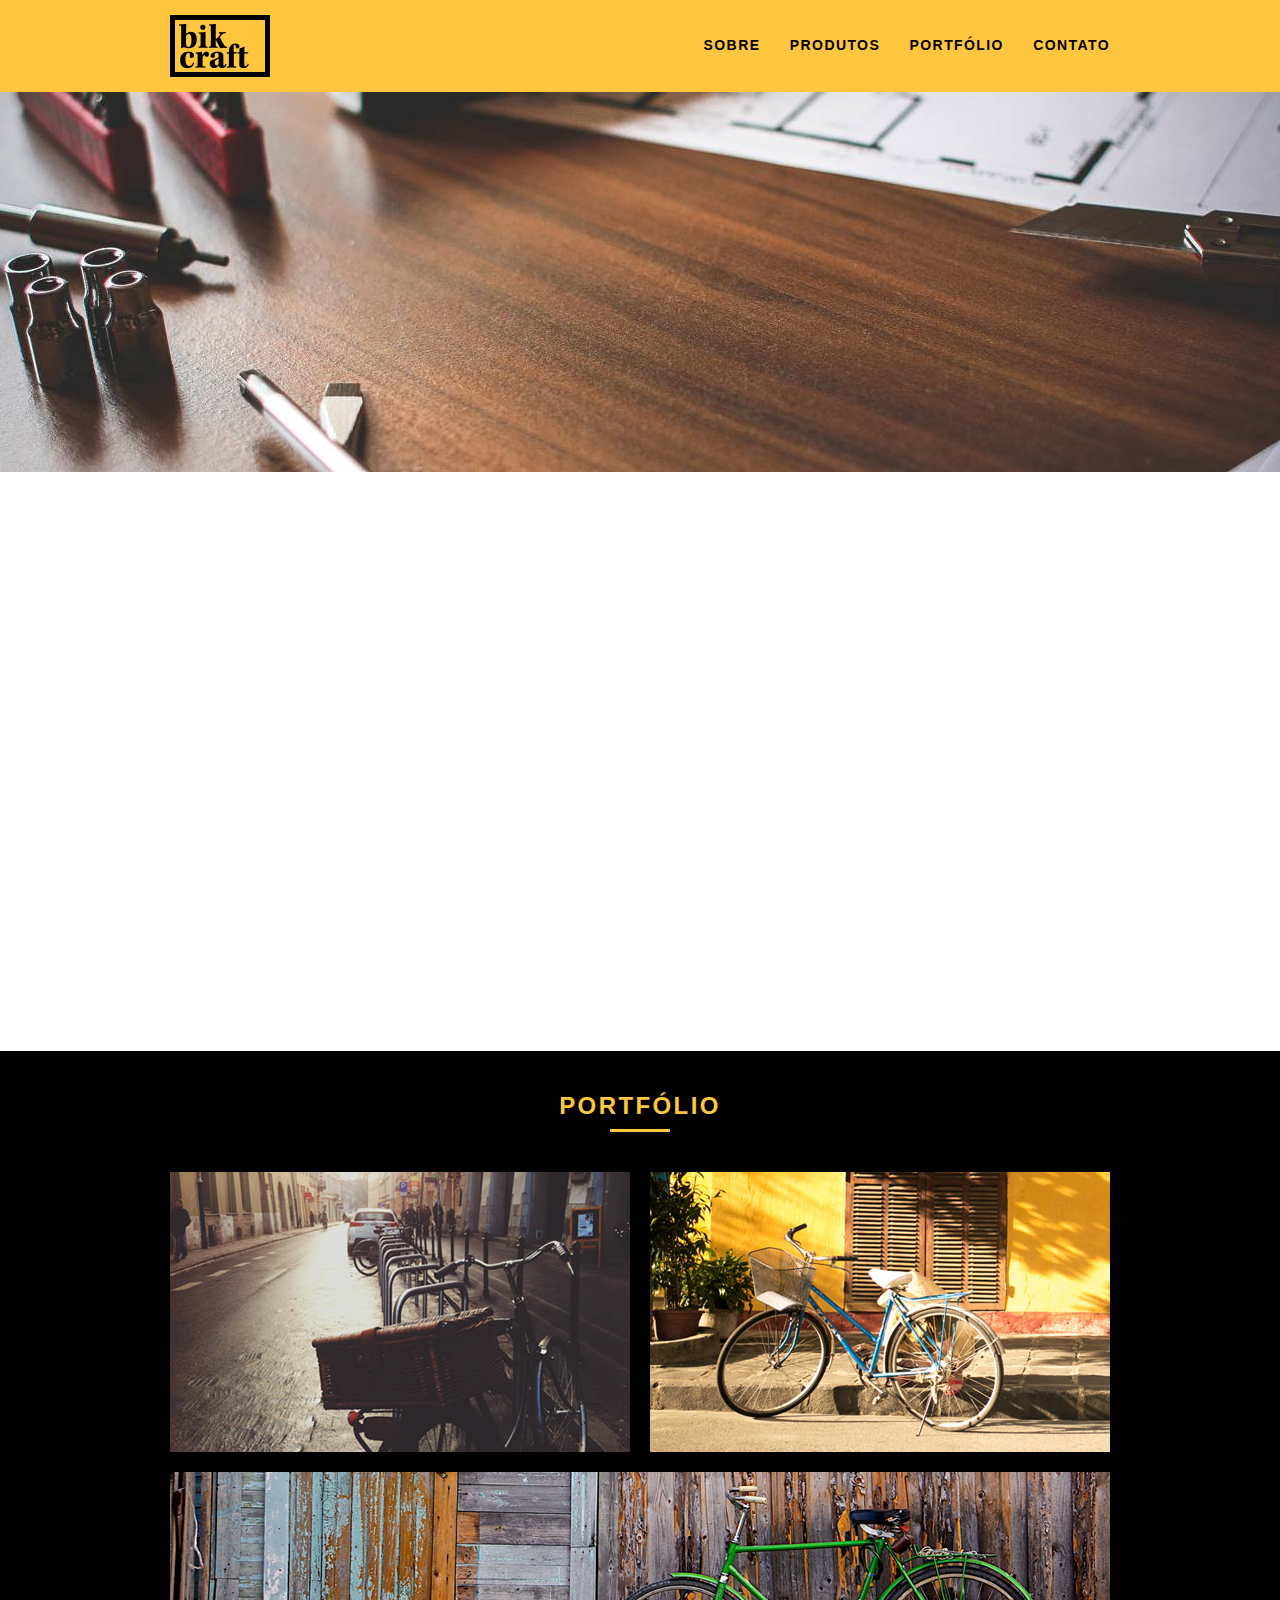
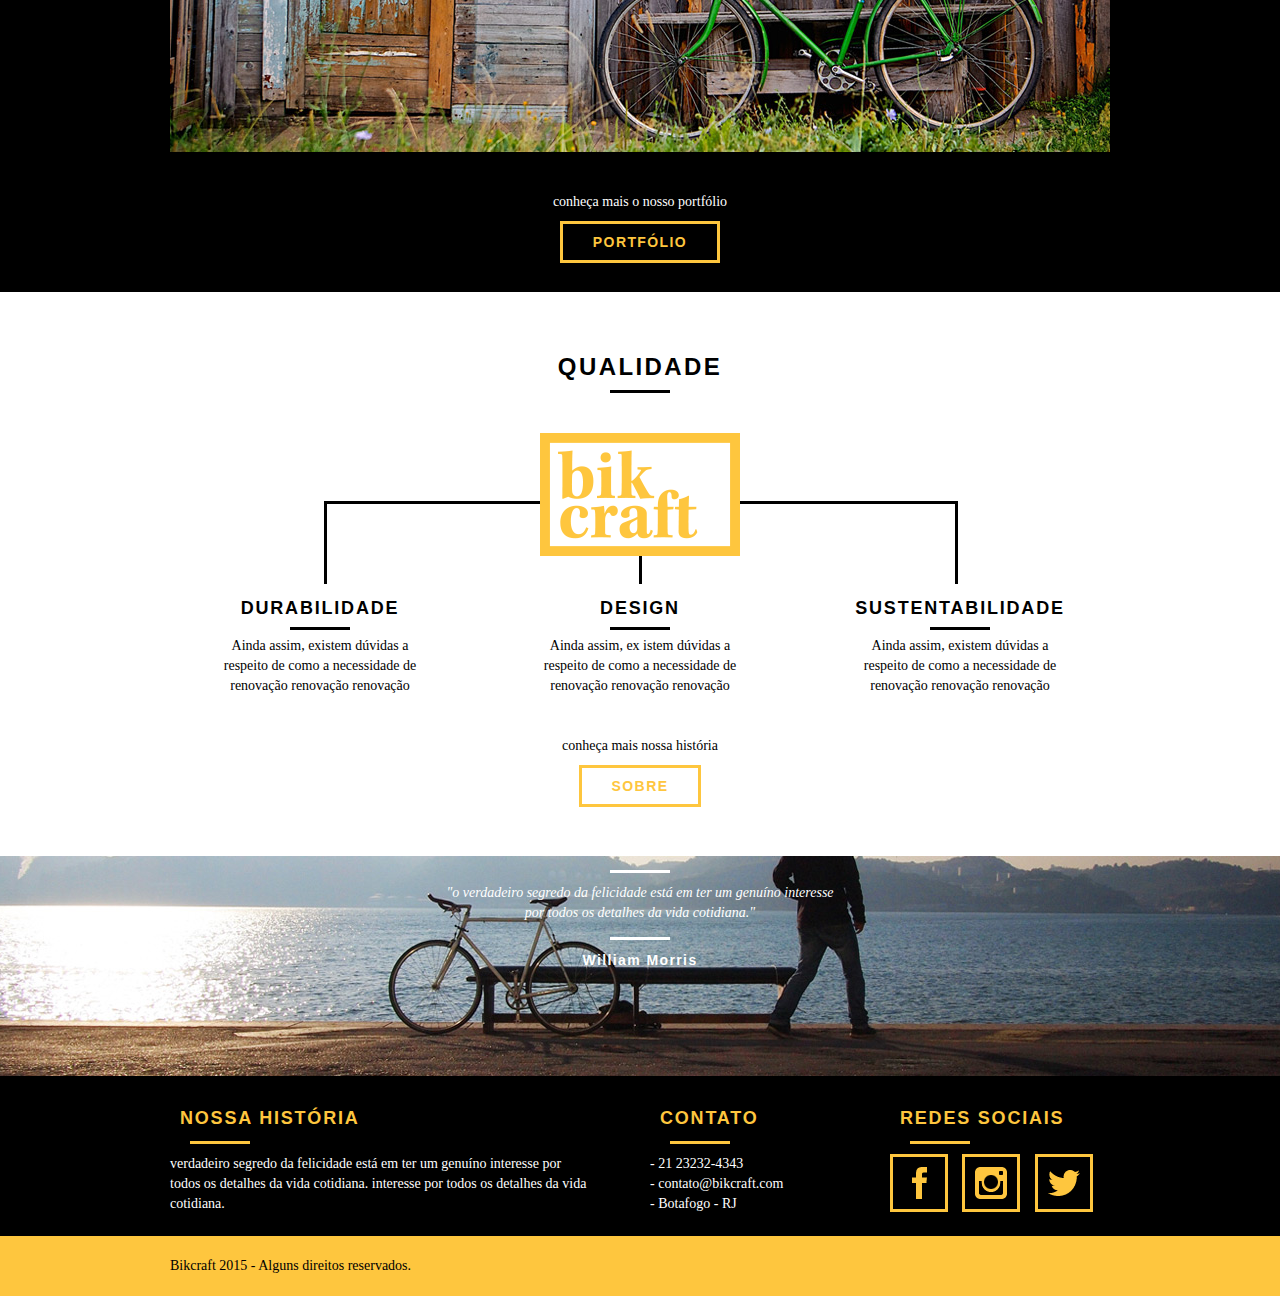
<file: bikcraft - SASS/index.html>
<!DOCTYPE html>
<html lang="pt-br">
	<head>
		<meta charset="utf-8">
		<title>Bikcraft - Bicicletas Personalizadas </title>

		<meta name="description" content="Compre a sua bicicleta personalizada na Bikcraft. 
		Possuímos modelos Passeio, Retrô e Esporte.">

		<meta property="og:type" content="website"/>
		<meta property="og:title" content="Bikcraft - Bicicletas Personalizadas"/>
		<meta property="og:description" content="Compre a sua bicicleta personalizada na Bikcraft. 
		Possuímos modelos Passeio, Retrô e Esporte."/>
		<meta property="og:url" content="http://bikcraft.com"/>
		<meta property="og:image" content="http://bikcraft.com/img/og-image.png"/>
		
		<meta name="viewport" content="width=device-width, initial-scale=1">

		<link rel="shortcut icon" href="favicon.ico">


		<link rel="stylesheet" href="css/style.css">

		<script src="js/libs/modernizr.custom.45655.js"></script>

	</head>
	<body>

		<header class="header">
			<div class="container">
				<a href="index.html" class="grid-4">
					<img src="img/logo.png" alt="Bikcraft">
				</a>
				<nav class="grid-12 header_menu">		
					<ul>
						<li><a href="sobre.html">Sobre</a></li>					
						<li><a href="produtos.html">Produtos</a></li>
						<li><a href="portfolio.html">Portfólio</a></li>
						<li><a href="contato.html">Contato</a></li>
					</ul>
				</nav>
			</div>
		</header>

		<section class="introducao">
			<div class="container">
				<h1> Bicicletas Feitas a Mão </h1>
				<blockquote class="quote-externo">
					<p>"não tenha nada em sua casa que você não considere útil ou acredita ser bonito"</p>
					<cite> William Morris</cite>
				</blockquote>
				<a href="produtos.html" class="btn">Orçamento</a>
			</div>
		</section>

		<section class="produtos container animar_interno">
			<h2 class="subtitulo"> Produtos </h2>
			<div class="produtos_lista">
				
				<div class="grid-1-3">
					<div class="produtos_icone">
						<img src="img/produtos/passeio.png" alt="Bikcraft passeio"></div>
						<h3> Passeio </h3>
						<p> Ainda assim, existem dúvidas a respeito de como a necessidade de renovação.</p>	
				</div>
				
				<div class="grid-1-3">
					<div class="produtos_icone">
						<img src="img/produtos/esporte.png" alt="Bikcraft esporte"></div>
						<h3> Esporte </h3>
						<p> Ainda assim, existem dúvidas a respeito de como a necessidade de renovação.</p>	
				</div>

				<div class="grid-1-3">
					<div class="produtos_icone">
						<img src="img/produtos/retro.png" alt="Bikcraft retro"></div>
						<h3> Retro </h3>
						<p> Ainda assim, existem dúvidas a respeito de como a necessidade de renovação.</p>	
				</div>
			</div>

			<div class="call">
				<p> clique aqui e veja os detalhes dos produtos</p>
				<a href="produtos.html" class="btn btn-preto"> Produtos </a>
			</div>
		</section>

		<section class="portfolio">
			<div class="container">
				<h2 class="subtitulo"> Portfólio</h2>
				<div class="portfolio_lista">
					<div class="grid-8">
						<img src="img/portfolio/retro.jpg" alt="Bicicleta Retro">
					</div>
					<div class="grid-8">
						<img src="img/portfolio/passeio.jpg" alt="Bicicleta Passeio">
					</div>
						<div class="grid-16">
						<img src="img/portfolio/esporte.jpg" alt="Bicicleta Esporte">
					</div>
				</div>


			<div class="call">
				<p> conheça mais o nosso portfólio</p>
				<a href="portfolio.html" class="btn"> Portfólio </a>
			</div>
			</div>
		</section>
		
		<section class="qualidade container">
			<h2 class="subtitulo"> Qualidade</h2>
			<img src="img/bikcraft-qualidade.png" alt= "Bikcraft">
			<ul class="qualidade_lista">
				<li class="grid-1-3">
					<h3>Durabilidade</h3>
					<p>Ainda assim, existem dúvidas a respeito de como a necessidade de renovação renovação renovação</p>
				</li>

				<li class="grid-1-3">
					<h3>Design</h3>
					<p>Ainda assim, ex
					istem dúvidas a respeito de como a necessidade de renovação renovação renovação</p>
				</li>
				<li class="grid-1-3">
					<h3>Sustentabilidade</h3>
					<p>Ainda assim, existem dúvidas a respeito de como a necessidade de renovação renovação renovação</p>
				</li>
			</ul>

			<div class="call">
				<p> conheça mais nossa história</p>
				<a href="sobre.html" class="btn btn-preto"> Sobre </a>
			</div>
		</section>

		<div class="quebra">
			<blockquote class="quote-externo container">
					<p>"o verdadeiro segredo da felicidade está em ter um genuíno interesse por todos os detalhes da vida cotidiana."</p>
					<cite> William Morris</cite>
				</blockquote>
		</div>

		<footer>
			<div class="footer">
				<div class="container">
		
					<div class="grid-8 footer_historia">
						<h3> Nossa História </h3>
						<p> 
							 verdadeiro segredo da felicidade está em ter um genuíno interesse por todos os detalhes da vida cotidiana. interesse por todos os detalhes da vida cotidiana.
						</p>
					</div>

					<div class="grid-4 footer_contato">
						<h3> Contato </h3>
						<ul>
							<li>- 21 23232-4343</li>
							<li>- contato@bikcraft.com</li>
							<li>- Botafogo - RJ </li>
						</ul>
					</div>

					<div class="grid-4 footer_redes">
						<h3> Redes Sociais</h3>
						<ul>
							<li> <a href="https://facebook.com" target="_blank"><img src="img/redes-sociais/facebook.png" alt="Facebook Bikcraft"></a></li>

							<li> <a href="https://instagram.com" target="_blank"><img src="img/redes-sociais/instagram.png" alt="Instagram Bikcraft"></a></li>

							<li> <a href="https://twitter.com" target="_blank"><img src="img/redes-sociais/twitter.png" alt="Twitter Bikcraft"></a></li>
						</ul>
					</div>

					</div>
				</div>
				<div class="copy">
					<div class="container">
						<p class="grid-16">
							Bikcraft 2015 - Alguns direitos reservados.
						</p>
						
					</div>
				</div>
		</footer>

		<!-- JavaScript -->
		<script src="js/libs/jquery-3.3.1.min.js"></script>

		<script src="js/plugins.js"></script>
		
		<script src="js/main.js"></script>
		<!-- JavaScript -->

	</body>
</html>
</file>
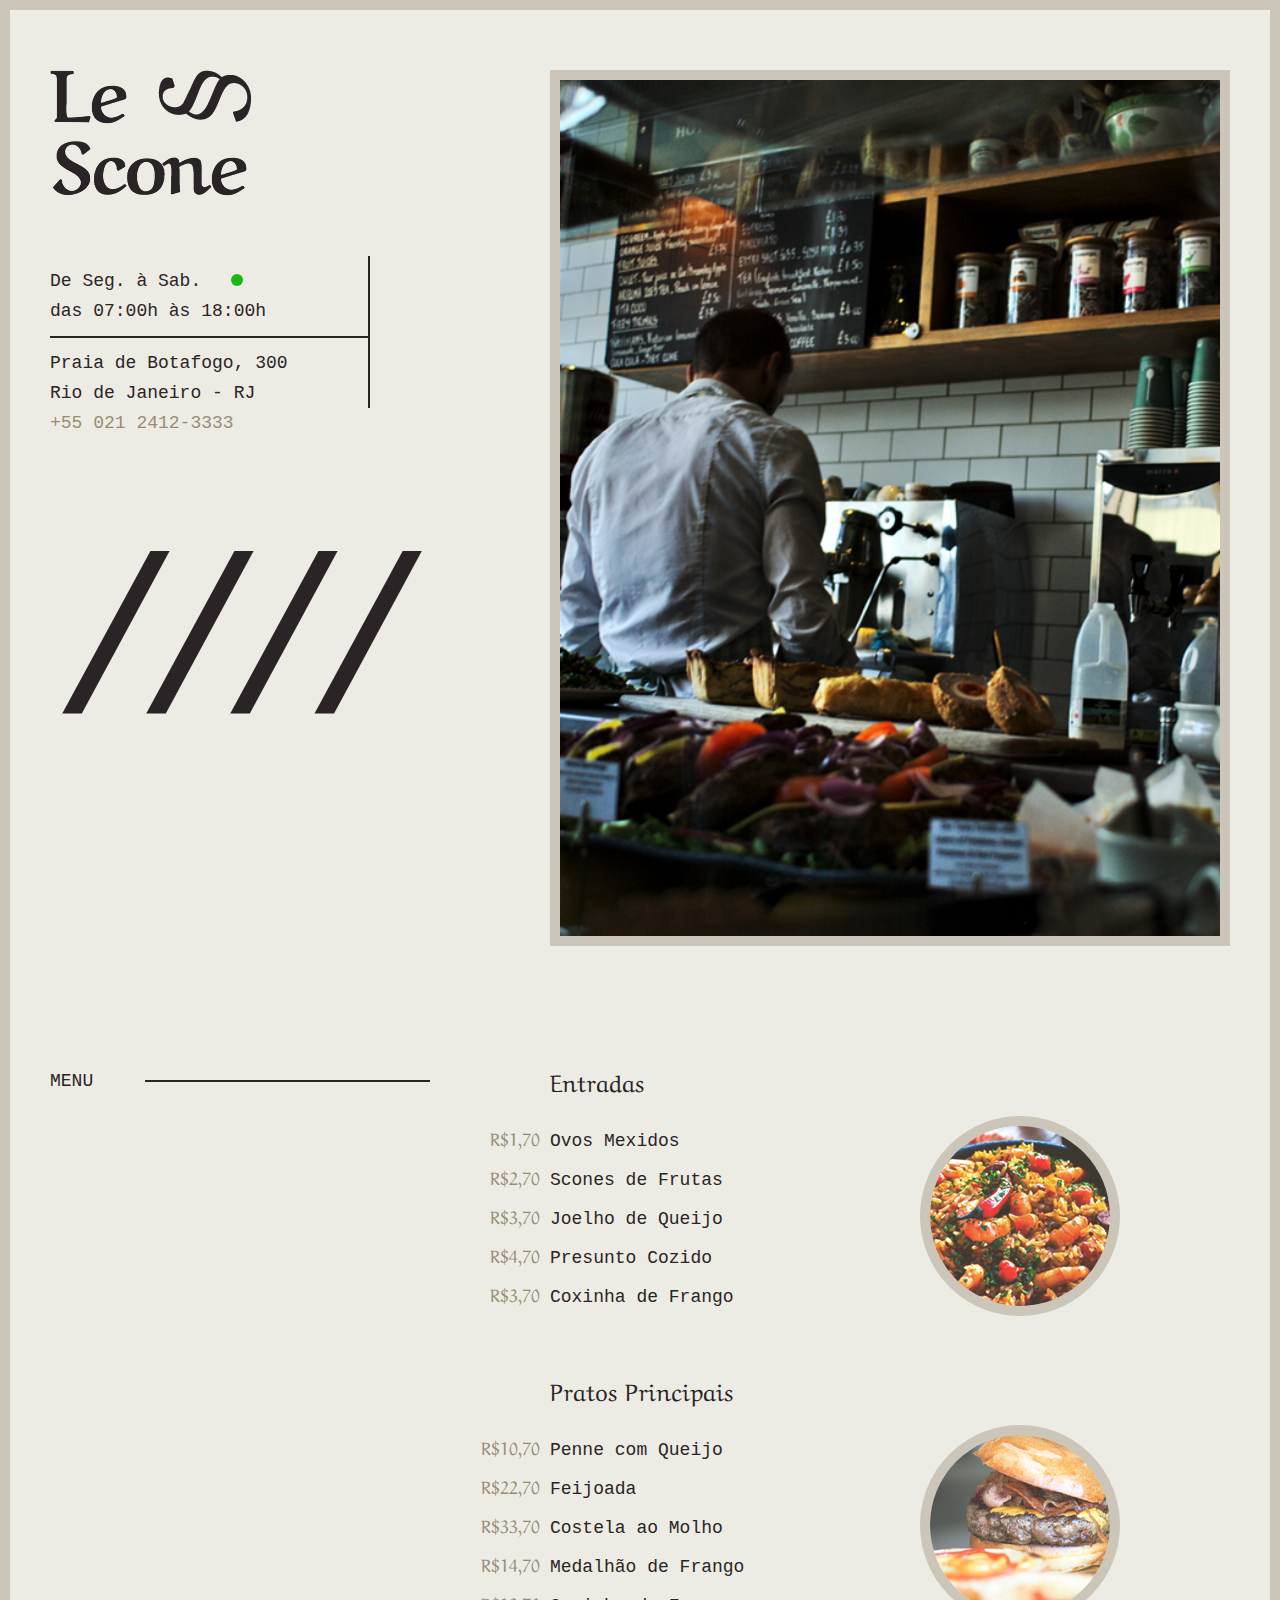
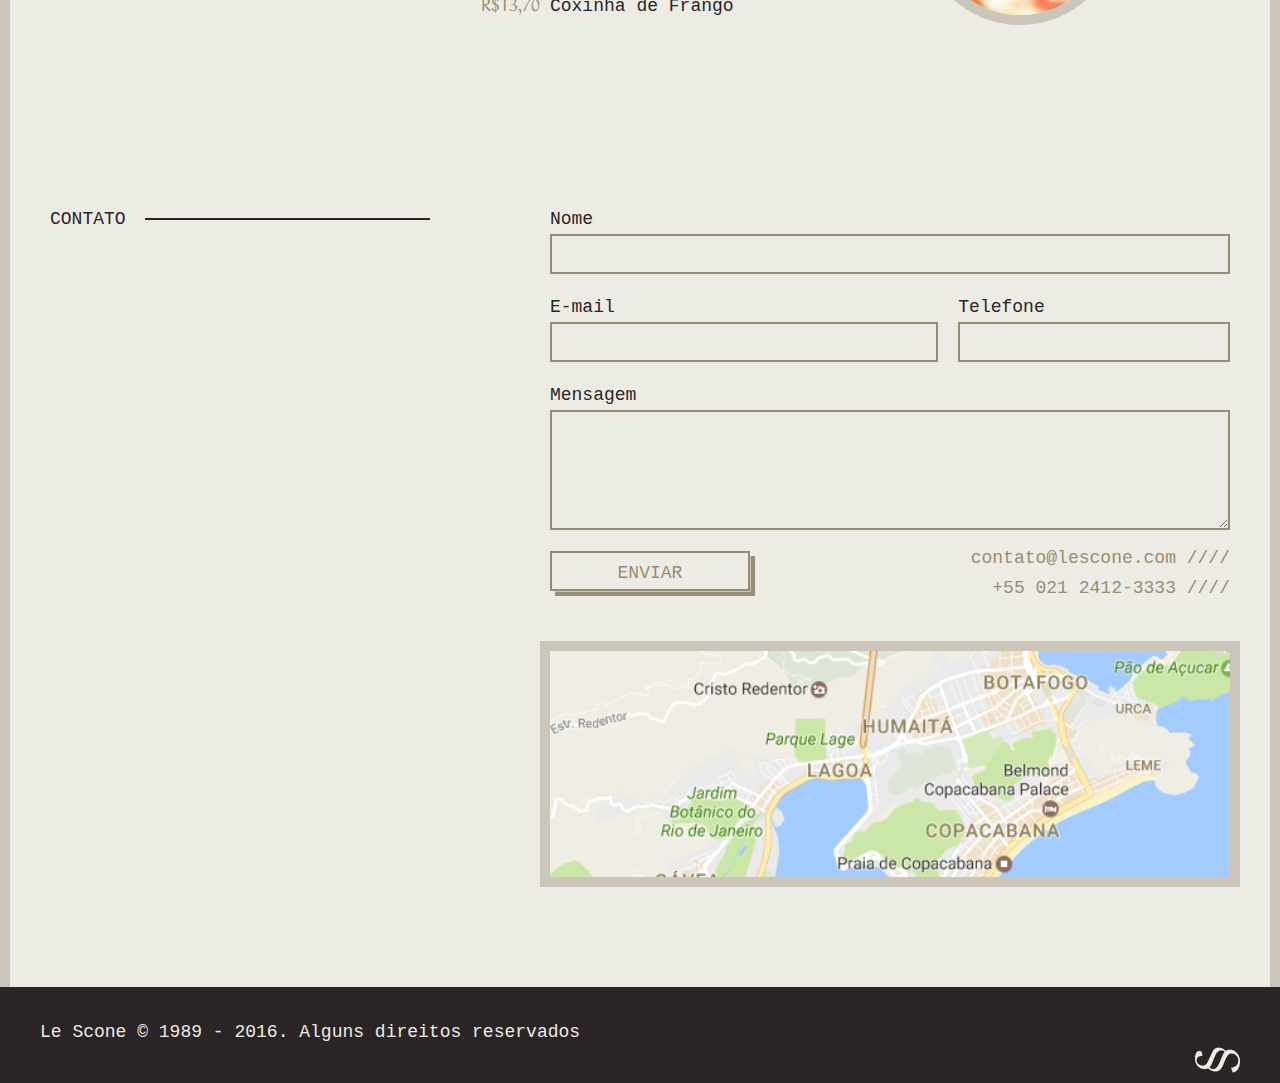
<file: Le Scone/index.html>
<!DOCTYPE html>
<html>
<head>
	<title>Le Scone</title>
	<meta name="description" content="Le Scone - Restaurante">
	<meta name="viewport" content="width=device-width, initial-scale=1">
	<link href="https://fonts.googleapis.com/css?family=Aref+Ruqaa|PT+Mono" rel="stylesheet">
	<link rel="stylesheet" type="text/css" href="css/style.css">
</head>
<body>
	
	<main class="container intro">
		<div class="grid-5">
			<img class="logo" src="img/lescone.png" alt="Le Scone" />
			<div class="intro-info">
				<p>De Seg. à Sab.<span class="aberto"></span><br>das 07:00h às 18:00h</p>
				<p>Praia de Botafogo, 300<br>Rio de Janeiro - RJ</p>
			</div>
			<p class="intro-telefone">+55 021 2412-3333</p>
		</div>
		<div class="grid-7">
			<img class="intro-foto" src="img/foto.png" alt="Foto de Le Scone" />
		</div>
	</main>
	
	<section class="container menu">
		<h1 class="grid-4 titulo">Menu</h1>
		<div class="grid-7 offset-1">
			<div class="menu-item">
				<img src="img/prato-1.png" alt="Foto Prato 1">
				<h2>Entradas</h2>
				<ul>
					<li><span>R$1,70</span>Ovos Mexidos</li>
					<li><span>R$2,70</span>Scones de Frutas</li>
					<li><span>R$3,70</span>Joelho de Queijo</li>
					<li><span>R$4,70</span>Presunto Cozido</li>
					<li><span>R$3,70</span>Coxinha de Frango</li>
				</ul>
			</div>
			<div class="menu-item">
				<img src="img/prato-2.png" alt="Foto Prato 2">
				<h2>Pratos Principais</h2>
				<ul>
					<li><span>R$10,70</span>Penne com Queijo</li>
					<li><span>R$22,70</span>Feijoada</li>
					<li><span>R$33,70</span>Costela ao Molho</li>
					<li><span>R$14,70</span>Medalhão de Frango</li>
					<li><span>R$13,70</span>Coxinha de Frango</li>
				</ul>
			</div>
		</div>
	</section>
	
	<section class="container contato">
		<h1 class="grid-4 titulo">Contato</h1>
		<div class="grid-7 offset-1">
			<form>
				<label>Nome</label>
				<input type="text">
				<div class="row">
					<div class="grid-7">
						<label>E-mail</label>
						<input type="text">
					</div>
					<div class="grid-5">
						<label>Telefone</label>
						<input type="text">
					</div>
				</div>
				<label>Mensagem</label>
				<textarea></textarea>
				<input class="button" type="button" value="Enviar">
			</form>
			<div class="contato-info">
				<p>contato@lescone.com ////</p>
				<p>+55 021 2412-3333 ////</p>
			</div>
			<a href="#" class="contato-mapa">
				<img src="img/map.png" alt="Como chegar em Le Scone">
			</a>
		</div>
	</section>
	
	<footer>
		<div class="container">
			<p>Le Scone © 1989 - 2016. Alguns direitos reservados</p>
			<a href="https://www.origamid.com" target="_blank">
				<img src="img/lescone-icone.png" alt="Le Scone Icone" />
			</a>
		</div>
	</footer>
	
</body>
</html>
</file>
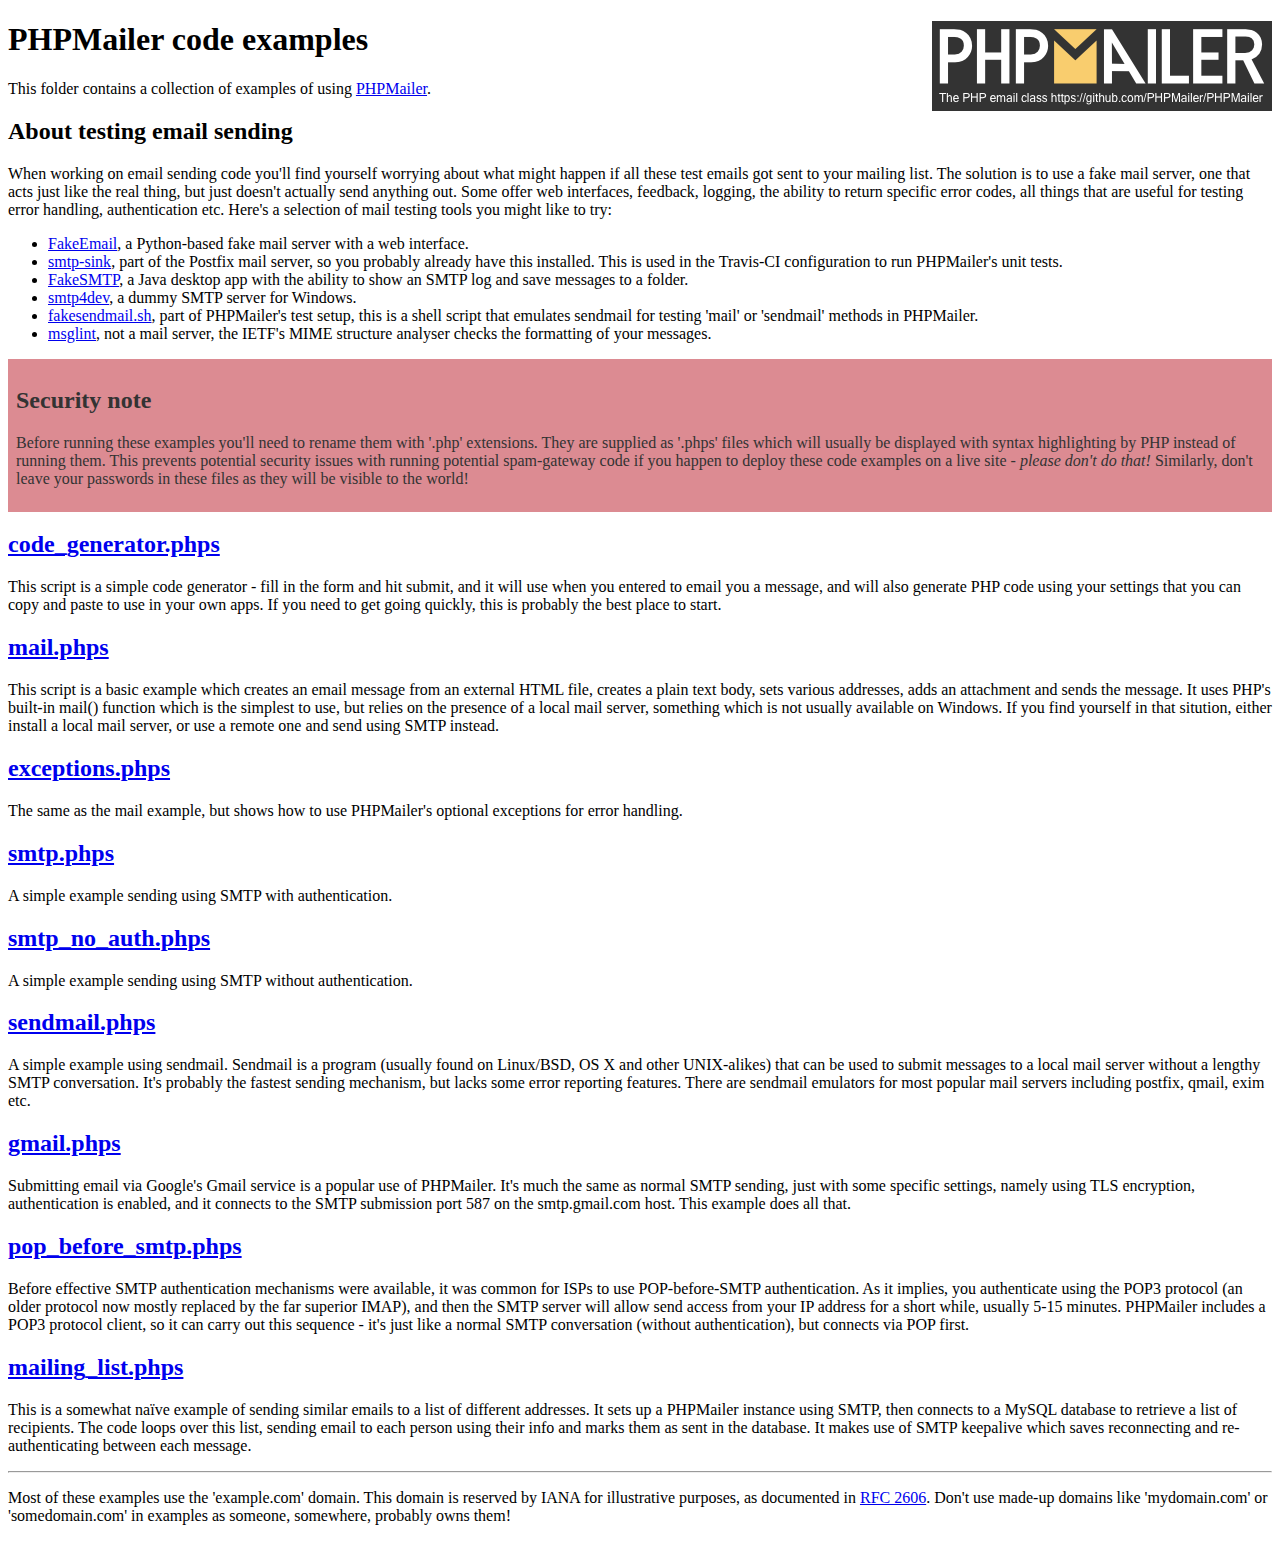
<file: bikcraft - SASS/PHPMailer/examples/index.html>
<!DOCTYPE html>
<html>
<head>
	<meta charset="UTF-8">
	<title>PHPMailer Examples</title>
</head>
<body>
<h1>PHPMailer code examples<a href="https://github.com/PHPMailer/PHPMailer"><img src="images/phpmailer.png" style="float:right; border:0;" alt="PHPMailer logo"></a></h1>
<p>This folder contains a collection of examples of using <a href="https://github.com/PHPMailer/PHPMailer">PHPMailer</a>.</p>
<h2>About testing email sending</h2>
<p>When working on email sending code you'll find yourself worrying about what might happen if all these test emails got sent to your mailing list. The solution is to use a fake mail server, one that acts just like the real thing, but just doesn't actually send anything out. Some offer web interfaces, feedback, logging, the ability to return specific error codes, all things that are useful for testing error handling, authentication etc. Here's a selection of mail testing tools you might like to try:</p>
<ul>
  <li><a href="https://github.com/isotoma/FakeEmail">FakeEmail</a>, a Python-based fake mail server with a web interface.</li>
  <li><a href="http://www.postfix.org/smtp-sink.1.html">smtp-sink</a>, part of the Postfix mail server, so you probably already have this installed. This is used in the Travis-CI configuration to run PHPMailer's unit tests.</li>
  <li><a href="https://github.com/Nilhcem/FakeSMTP">FakeSMTP</a>, a Java desktop app with the ability to show an SMTP log and save messages to a folder.</li>
  <li><a href="http://smtp4dev.codeplex.com">smtp4dev</a>, a dummy SMTP server for Windows.</li>
  <li><a href="https://github.com/PHPMailer/PHPMailer/blob/master/test/fakesendmail.sh">fakesendmail.sh</a>, part of PHPMailer's test setup, this is a shell script that emulates sendmail for testing 'mail' or 'sendmail' methods in PHPMailer.</li>
  <li><a href="http://tools.ietf.org/tools/msglint/">msglint</a>, not a mail server, the IETF's MIME structure analyser checks the formatting of your messages.</li>
</ul>
<div style="padding: 8px; color: #333333; background-color: #dc8b92">
<h2>Security note</h2>
<p>Before running these examples you'll need to rename them with '.php' extensions. They are supplied as '.phps' files which will usually be displayed with syntax highlighting by PHP instead of running them. This prevents potential security issues with running potential spam-gateway code if you happen to deploy these code examples on a live site - <em>please don't do that!</em> Similarly, don't leave your passwords in these files as they will be visible to the world!</p>
</div>
<h2><a href="code_generator.phps">code_generator.phps</a></h2>
<p>This script is a simple code generator - fill in the form and hit submit, and it will use when you entered to email you a message, and will also generate PHP code using your settings that you can copy and paste to use in your own apps. If you need to get going quickly, this is probably the best place to start.</p>
<h2><a href="mail.phps">mail.phps</a></h2>
<p>This script is a basic example which creates an email message from an external HTML file, creates a plain text body, sets various addresses, adds an attachment and sends the message. It uses PHP's built-in mail() function which is the simplest to use, but relies on the presence of a local mail server, something which is not usually available on Windows. If you find yourself in that sitution, either install a local mail server, or use a remote one and send using SMTP instead.</p>
<h2><a href="exceptions.phps">exceptions.phps</a></h2>
<p>The same as the mail example, but shows how to use PHPMailer's optional exceptions for error handling.</p>
<h2><a href="smtp.phps">smtp.phps</a></h2>
<p>A simple example sending using SMTP with authentication.</p>
<h2><a href="smtp_no_auth.phps">smtp_no_auth.phps</a></h2>
<p>A simple example sending using SMTP without authentication.</p>
<h2><a href="sendmail.phps">sendmail.phps</a></h2>
<p>A simple example using sendmail. Sendmail is a program (usually found on Linux/BSD, OS X and other UNIX-alikes) that can be used to submit messages to a local mail server without a lengthy SMTP conversation. It's probably the fastest sending mechanism, but lacks some error reporting features. There are sendmail emulators for most popular mail servers including postfix, qmail, exim etc.</p>
<h2><a href="gmail.phps">gmail.phps</a></h2>
<p>Submitting email via Google's Gmail service is a popular use of PHPMailer. It's much the same as normal SMTP sending, just with some specific settings, namely using TLS encryption, authentication is enabled, and it connects to the SMTP submission port 587 on the smtp.gmail.com host. This example does all that.</p>
<h2><a href="pop_before_smtp.phps">pop_before_smtp.phps</a></h2>
<p>Before effective SMTP authentication mechanisms were available, it was common for ISPs to use POP-before-SMTP authentication. As it implies, you authenticate using the POP3 protocol (an older protocol now mostly replaced by the far superior IMAP), and then the SMTP server will allow send access from your IP address for a short while, usually 5-15 minutes. PHPMailer includes a POP3 protocol client, so it can carry out this sequence - it's just like a normal SMTP conversation (without authentication), but connects via POP first.</p>
<h2><a href="mailing_list.phps">mailing_list.phps</a></h2>
<p>This is a somewhat naïve example of sending similar emails to a list of different addresses. It sets up a PHPMailer instance using SMTP, then connects to a MySQL database to retrieve a list of recipients. The code loops over this list, sending email to each person using their info and marks them as sent in the database. It makes use of SMTP keepalive which saves reconnecting and re-authenticating between each message.</p>
<hr>
<p>Most of these examples use the 'example.com' domain. This domain is reserved by IANA for illustrative purposes, as documented in <a href="http://tools.ietf.org/html/rfc2606">RFC 2606</a>. Don't use made-up domains like 'mydomain.com' or 'somedomain.com' in examples as someone, somewhere, probably owns them!</p>
</body>
</html>
</file>
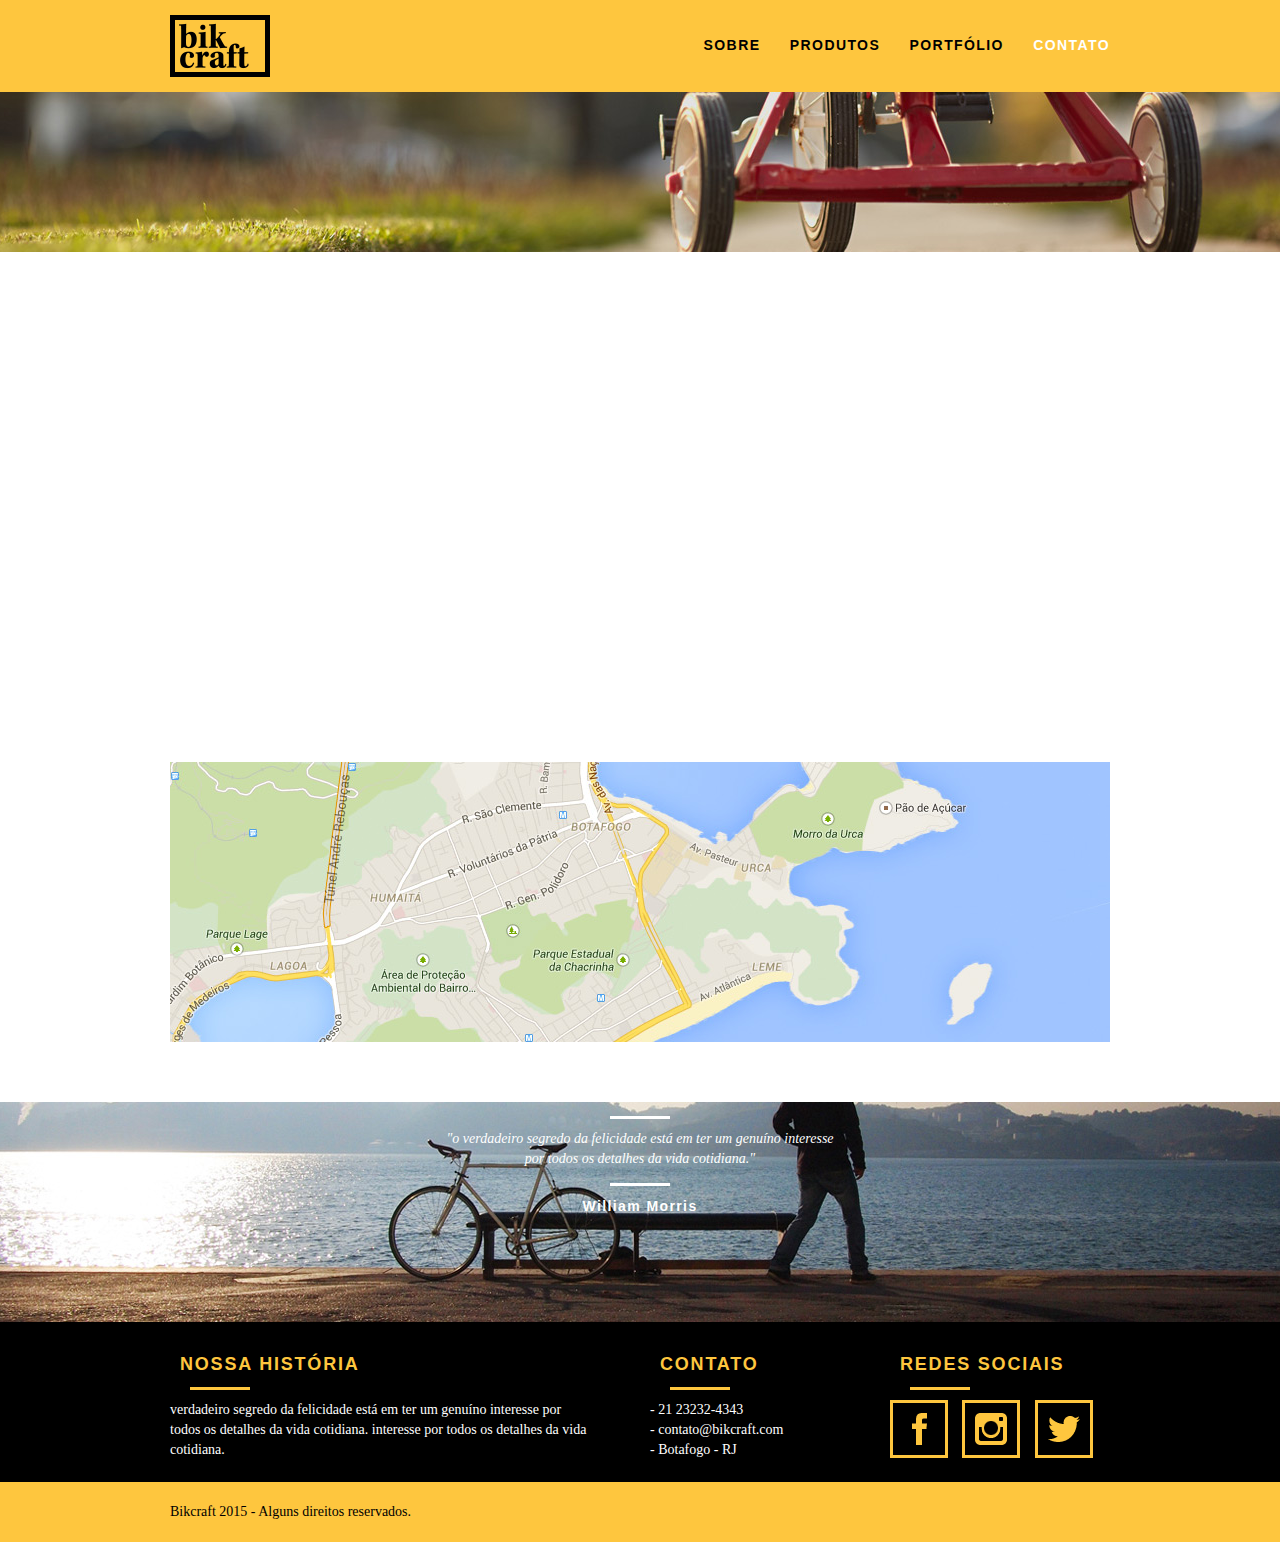
<file: bikcraft - SASS/contato.html>
<!DOCTYPE html>
<html lang="pt-br">
	<head>
		<meta charset="utf-8">
		<title>Bikcraft - Contato - 21 9999-9999</title>

		<meta name="description" content="Compre a sua bicicleta personalizada na Bikcraft. 
		Possuímos modelos Passeio, Retrô e Esporte.">

			<meta property="og:type" content="website"/>
			<meta property="og:title" content="Bikcraft - Contato - 21 9999-9999"/>
			<meta property="og:description" content="Compre a sua bicicleta personalizada na Bikcraft. 
			Possuímos modelos Passeio, Retrô e Esporte."/>
			<meta property="og:url" content="http://bikcraft.com/contato.html"/>
			<meta property="og:image" content="http://bikcraft.com/img/og-image.png"/>
			
			<meta name="viewport" content="width=device-width, initial-scale=1">

			<link rel="shortcut icon" href="favicon.ico">

		<link rel="stylesheet" href="css/style.css">

		<script src="js/libs/modernizr.custom.45655.js"></script>


	</head>
	<body>

		<header class="header">
			<div class="container">
				<a href="index.html" class="grid-4">
					<img src="img/logo.png" alt="Bikcraft">
				</a>
				<nav class="grid-12 header_menu">		
					<ul>
						<li><a href="sobre.html">Sobre</a></li>					
						<li><a href="produtos.html">Produtos</a></li>
						<li><a href="portfolio.html">Portfólio</a></li>
						<li><a href="contato.html" class="menu_ativo">Contato</a></li>
					</ul>
				</nav>

			</div>
		</header>

		<section class="introducao_interna interna_contato">
			<div class="container">
				<h1> Contato </h1>
				<p> Tire suas dúvidas com a gente</p>
			</div>
		</section>


		<section class="contato container animar_interno">

			<form action="enviar.php" method="post" name="form" class="formphp contato_form grid-8">
						<label for="nome">Nome</label>
						<input id="nome" name="nome" type="text">
						<label for="email">E-mail</label>
						<input id="email" name="email" type="text">
						<label for="telefone">Telefone</label>
						<input id="telefone" name="telefone" type="text">

						<label class="nao-aparece">Se você não é um robô, deixe em branco.</label>
						<input type="text" class="nao-aparece" name="leaveblank">
						<label class="nao-aparece">Se você não é um robô, não mude este campo.</label>
						<input type="text" class="nao-aparece" name="dontchange" value="http://" >

						<label for="mensagem">Mensagem</label>
						<textarea name="mensagem" id="mensagem"></textarea>

						<button id="enviar" name="enviar" type="submit"  class="btn btn-preto">Enviar</button>
			</form>

					<div class="contato_dados grid-8">
						<h3> Dados </h3>
						<span> +55 21 93223 3232 </span>
						<span> orcamento@bikcraft.com</span>
						<span> Rua Ali Perto - Botafogo</span>
						<span>Rio de Janeiro - RJ - Brasil</span>
						<h3> Redes Sociais </h3>
						<ul>
							<li> <a href="https://facebook.com" target="_blank"><img src="img/redes-sociais/facebook.png" alt="Facebook Bikcraft"></a></li>

							<li> <a href="https://instagram.com" target="_blank"><img src="img/redes-sociais/instagram.png" alt="Instagram Bikcraft"></a></li>

							<li> <a href="https://twitter.com" target="_blank"><img src="img/redes-sociais/twitter.png" alt="Twitter Bikcraft"></a></li>
						</ul>
					</div>
		</section>

		<section class="container contato_mapa">
			<a href="http://google.com" target="_blank" class="grid-16" ><img src="img/endereco-bikcraft.jpg" alt="Endereço da Bikcraft"></a>
		</section>



		<div class="quebra">
			<blockquote class="quote-externo container">
					<p>"o verdadeiro segredo da felicidade está em ter um genuíno interesse por todos os detalhes da vida cotidiana."</p>
					<cite> William Morris</cite>
				</blockquote>
		</div>

		<footer>
			<div class="footer">
				<div class="container">
		
					<div class="grid-8 footer_historia">
						<h3> Nossa História </h3>
						<p> 
							 verdadeiro segredo da felicidade está em ter um genuíno interesse por todos os detalhes da vida cotidiana. interesse por todos os detalhes da vida cotidiana.
						</p>
					</div>

					<div class="grid-4 footer_contato">
						<h3> Contato </h3>
						<ul>
							<li>- 21 23232-4343</li>
							<li>- contato@bikcraft.com</li>
							<li>- Botafogo - RJ </li>
						</ul>
					</div>

					<div class="grid-4 footer_redes">
						<h3> Redes Sociais</h3>
						<ul>
							<li> <a href="https://facebook.com" target="_blank"><img src="img/redes-sociais/facebook.png" alt="Facebook Bikcraft"></a></li>

							<li> <a href="https://instagram.com" target="_blank"><img src="img/redes-sociais/instagram.png" alt="Instagram Bikcraft"></a></li>

							<li> <a href="https://twitter.com" target="_blank"><img src="img/redes-sociais/twitter.png" alt="Twitter Bikcraft"></a></li>
						</ul>
					</div>

					</div>
				</div>
				<div class="copy">
					<div class="container">
						<p class="grid-16">
							Bikcraft 2015 - Alguns direitos reservados.
						</p>
						
					</div>
				</div>
		</footer>
		<!-- JavaScript -->
		<script src="js/libs/jquery-3.3.1.min.js"></script>

		<script src="js/plugins.js"></script>
		
		<script src="js/main.js"></script>
		<!-- JavaScript -->

	</body>
</html>
</file>
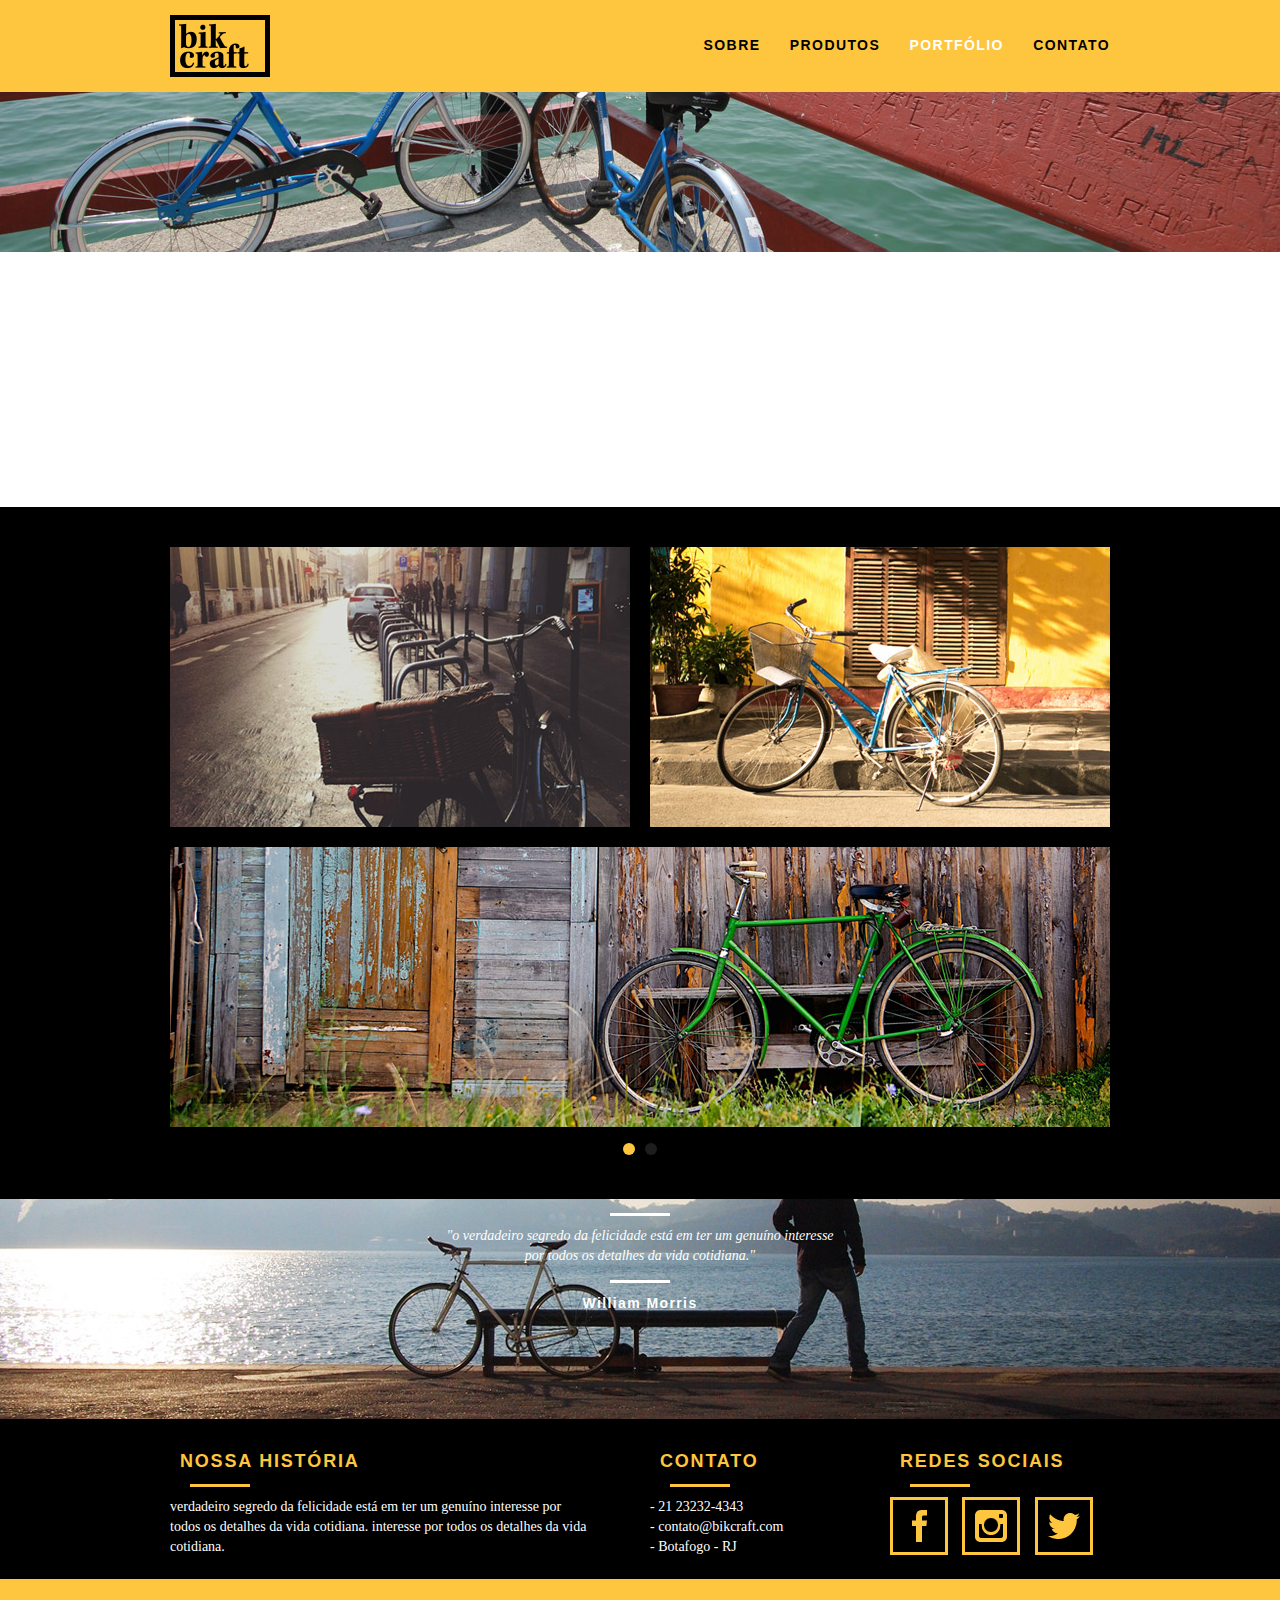
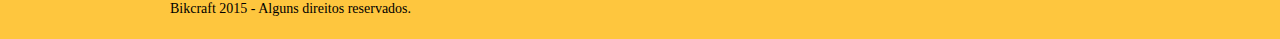
<file: bikcraft - SASS/portfolio.html>
<!DOCTYPE html>
<html lang="pt-br">
	<head>
		<meta charset="utf-8">
		<title>Bikcraft - Conheça o portfólio de clientes</title>

			<meta name="description" content="Compre a sua bicicleta personalizada na Bikcraft. 
		Possuímos modelos Passeio, Retrô e Esporte.">

			<meta property="og:type" content="website"/>
			<meta property="og:title" content="Bikcraft - Conheça o portfólio de clientes"/>
			<meta property="og:description" content="Compre a sua bicicleta personalizada na Bikcraft. 
			Possuímos modelos Passeio, Retrô e Esporte."/>
			<meta property="og:url" content="http://bikcraft.com/portfolio.html"/>
			<meta property="og:image" content="http://bikcraft.com/img/og-image.png"/>
			
			<meta name="viewport" content="width=device-width, initial-scale=1">

			<link rel="shortcut icon" href="favicon.ico">

		<link rel="stylesheet" href="css/style.css">


		<script src="js/libs/modernizr.custom.45655.js"></script>

	</head>
	<body>

		<header class="header">
			<div class="container">
				<a href="index.html" class="grid-4">
					<img src="img/logo.png" alt="Bikcraft">
				</a>
				<nav class="grid-12 header_menu">		
					<ul>
						<li><a href="sobre.html">Sobre</a></li>					
						<li><a href="produtos.html">Produtos</a></li>
						<li><a href="portfolio.html" class="menu_ativo">Portfólio</a></li>
						<li><a href="contato.html">Contato</a></li>
					</ul>
				</nav>

			</div>
		</header>

		<section class="introducao_interna interna_portfolio">
			<div class="container">
				<h1> Portfólio </h1>
				<p> Conheça os projetos que amamos mostrar</p>
			</div>
		</section>

		<section class="container animar_interno"> 
			<ul class="rslides">
				<li>
					<blockquote class="quote_clientes">
						<p>
							"No mundo atual, a contínua expansão de nossa atividade cumpre um papel essencial na formulação da gestão inovadora da qual fazemos parte."
						</p>
						<cite> Barbara Moss </cite>
					</blockquote>
				</li>				

				<li>
					<blockquote class="quote_clientes">
						<p>
							"No mundo atual, a contínua expansão de nossa atividade cumpre um papel essencial na formulação da gestão inovadora da qual fazemos parte."
						</p>
						<cite> Bernardo </cite>
					</blockquote>
				</li>
				<li>
					<blockquote class="quote_clientes">
						<p>
							"No mundo atual, a contínua expansão de nossa atividade cumpre um papel essencial na formulação da gestão inovadora da qual fazemos parte."
						</p>
						<cite> Jhony Rato </cite>
					</blockquote>
				</li>
			</ul>
		</section>

		<section class="portfolio">
			<div class="container">
				<ul class="portfolio_lista rslides_portfolio">
					<li>
						<div class="grid-8">
							<img src="img/portfolio/retro.jpg" alt="Bicicleta Retro">
						</div>
						<div class="grid-8">
							<img src="img/portfolio/passeio.jpg" alt="Bicicleta Passeio">
						</div>
							<div class="grid-16">
							<img src="img/portfolio/esporte.jpg" alt="Bicicleta Esporte">
						</div>
					</li>

					<li>
						<div class="grid-8">
							<img src="img/portfolio/passeio.jpg" alt="Bicicleta Passeio">
						</div>
						<div class="grid-8">
							<img src="img/portfolio/retro.jpg" alt="Bicicleta Retro">
						</div>
						<div class="grid-16">
							<img src="img/portfolio/esporte.jpg" alt="Bicicleta Esporte">
						</div>
					</li>

				</ul>
			</div>
		</section>


		<div class="quebra">
			<blockquote class="quote-externo container">
					<p>"o verdadeiro segredo da felicidade está em ter um genuíno interesse por todos os detalhes da vida cotidiana."</p>
					<cite> William Morris</cite>
				</blockquote>
		</div>

		<footer>
			<div class="footer">
				<div class="container">
		
					<div class="grid-8 footer_historia">
						<h3> Nossa História </h3>
						<p> 
							 verdadeiro segredo da felicidade está em ter um genuíno interesse por todos os detalhes da vida cotidiana. interesse por todos os detalhes da vida cotidiana.
						</p>
					</div>

					<div class="grid-4 footer_contato">
						<h3> Contato </h3>
						<ul>
							<li>- 21 23232-4343</li>
							<li>- contato@bikcraft.com</li>
							<li>- Botafogo - RJ </li>
						</ul>
					</div>

					<div class="grid-4 footer_redes">
						<h3> Redes Sociais</h3>
						<ul>
							<li> <a href="https://facebook.com" target="_blank"><img src="img/redes-sociais/facebook.png" alt="Facebook Bikcraft"></a></li>

							<li> <a href="https://instagram.com" target="_blank"><img src="img/redes-sociais/instagram.png" alt="Instagram Bikcraft"></a></li>

							<li> <a href="https://twitter.com" target="_blank"><img src="img/redes-sociais/twitter.png" alt="Twitter Bikcraft"></a></li>

						</ul>
					</div>

					</div>
				</div>
				<div class="copy">
					<div class="container">
						<p class="grid-16">
							Bikcraft 2015 - Alguns direitos reservados.
						</p>
						
					</div>
				</div>
		</footer>

<!-- JavaScript -->
		<script src="js/libs/jquery-3.3.1.min.js"></script>

		<script src="js/plugins.js"></script>
		
		<script src="js/main.js"></script>
		<!-- JavaScript -->

	</body>
</html>
</file>
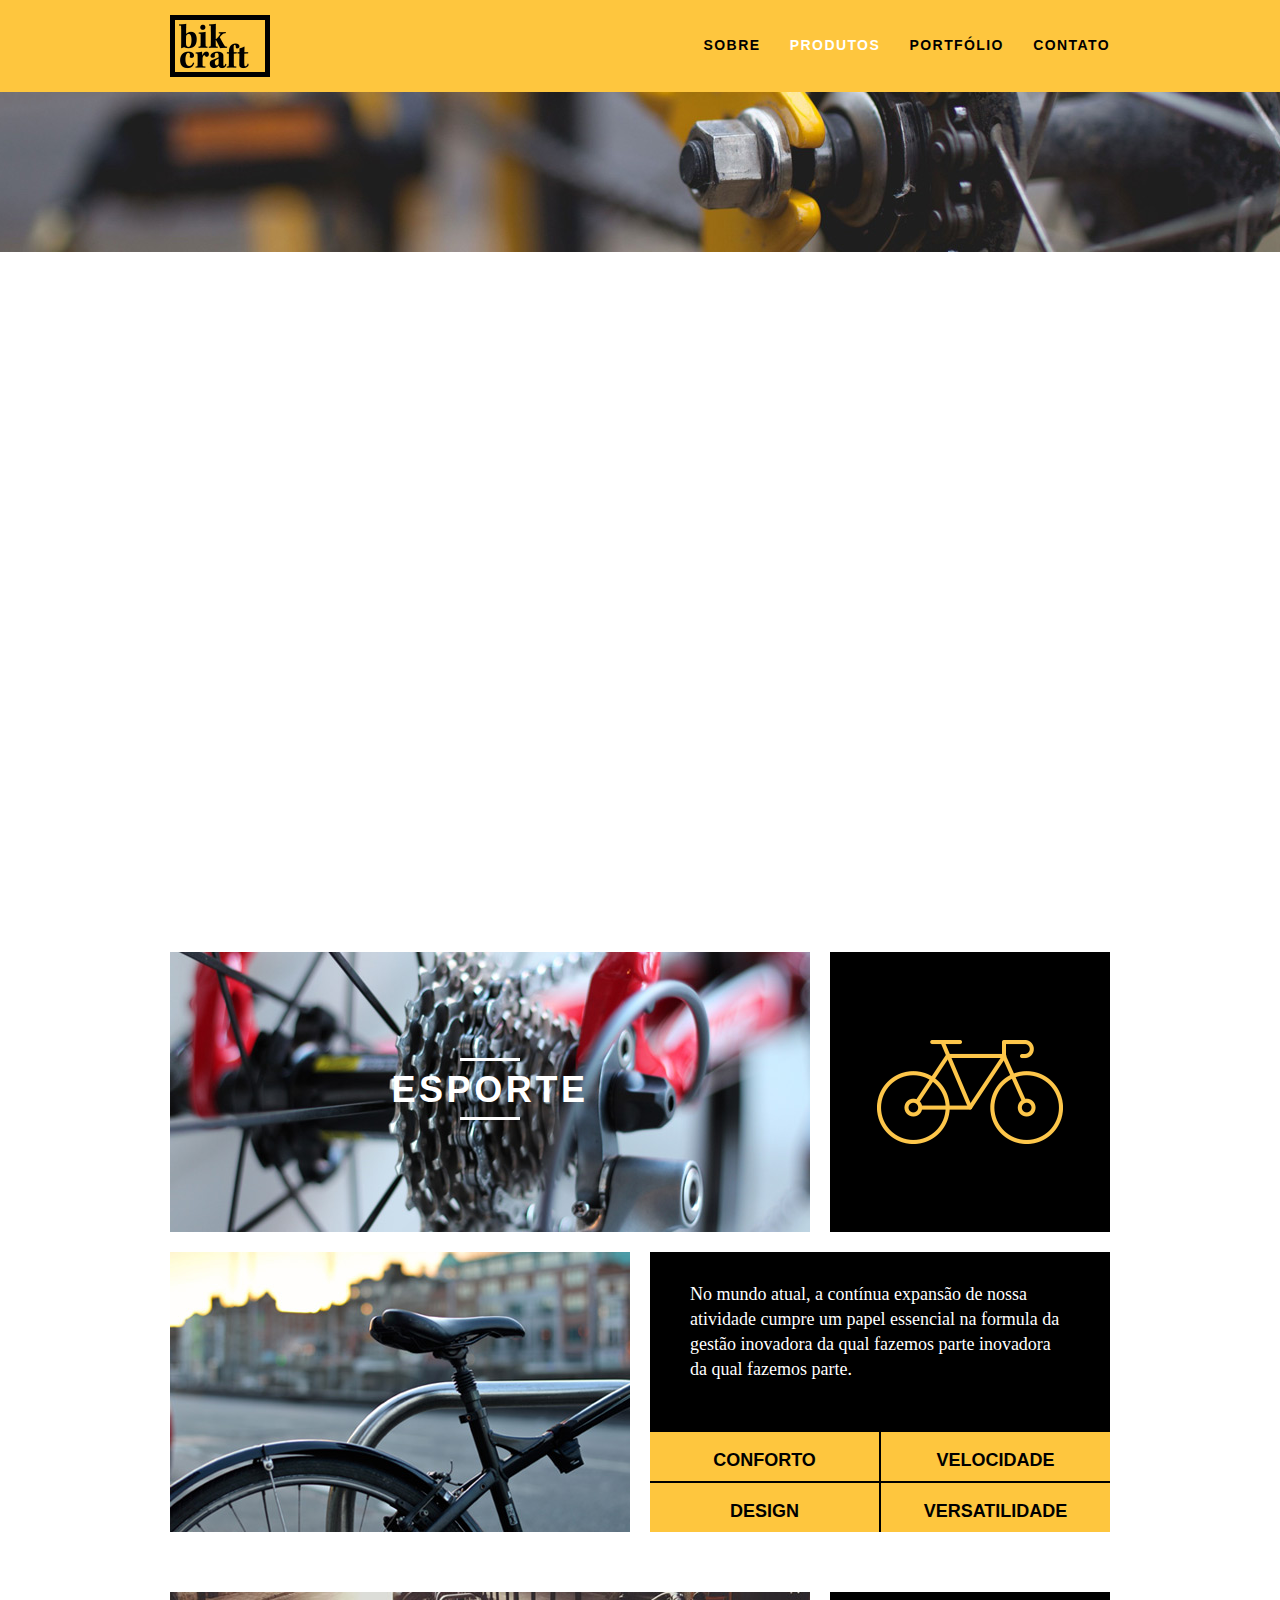
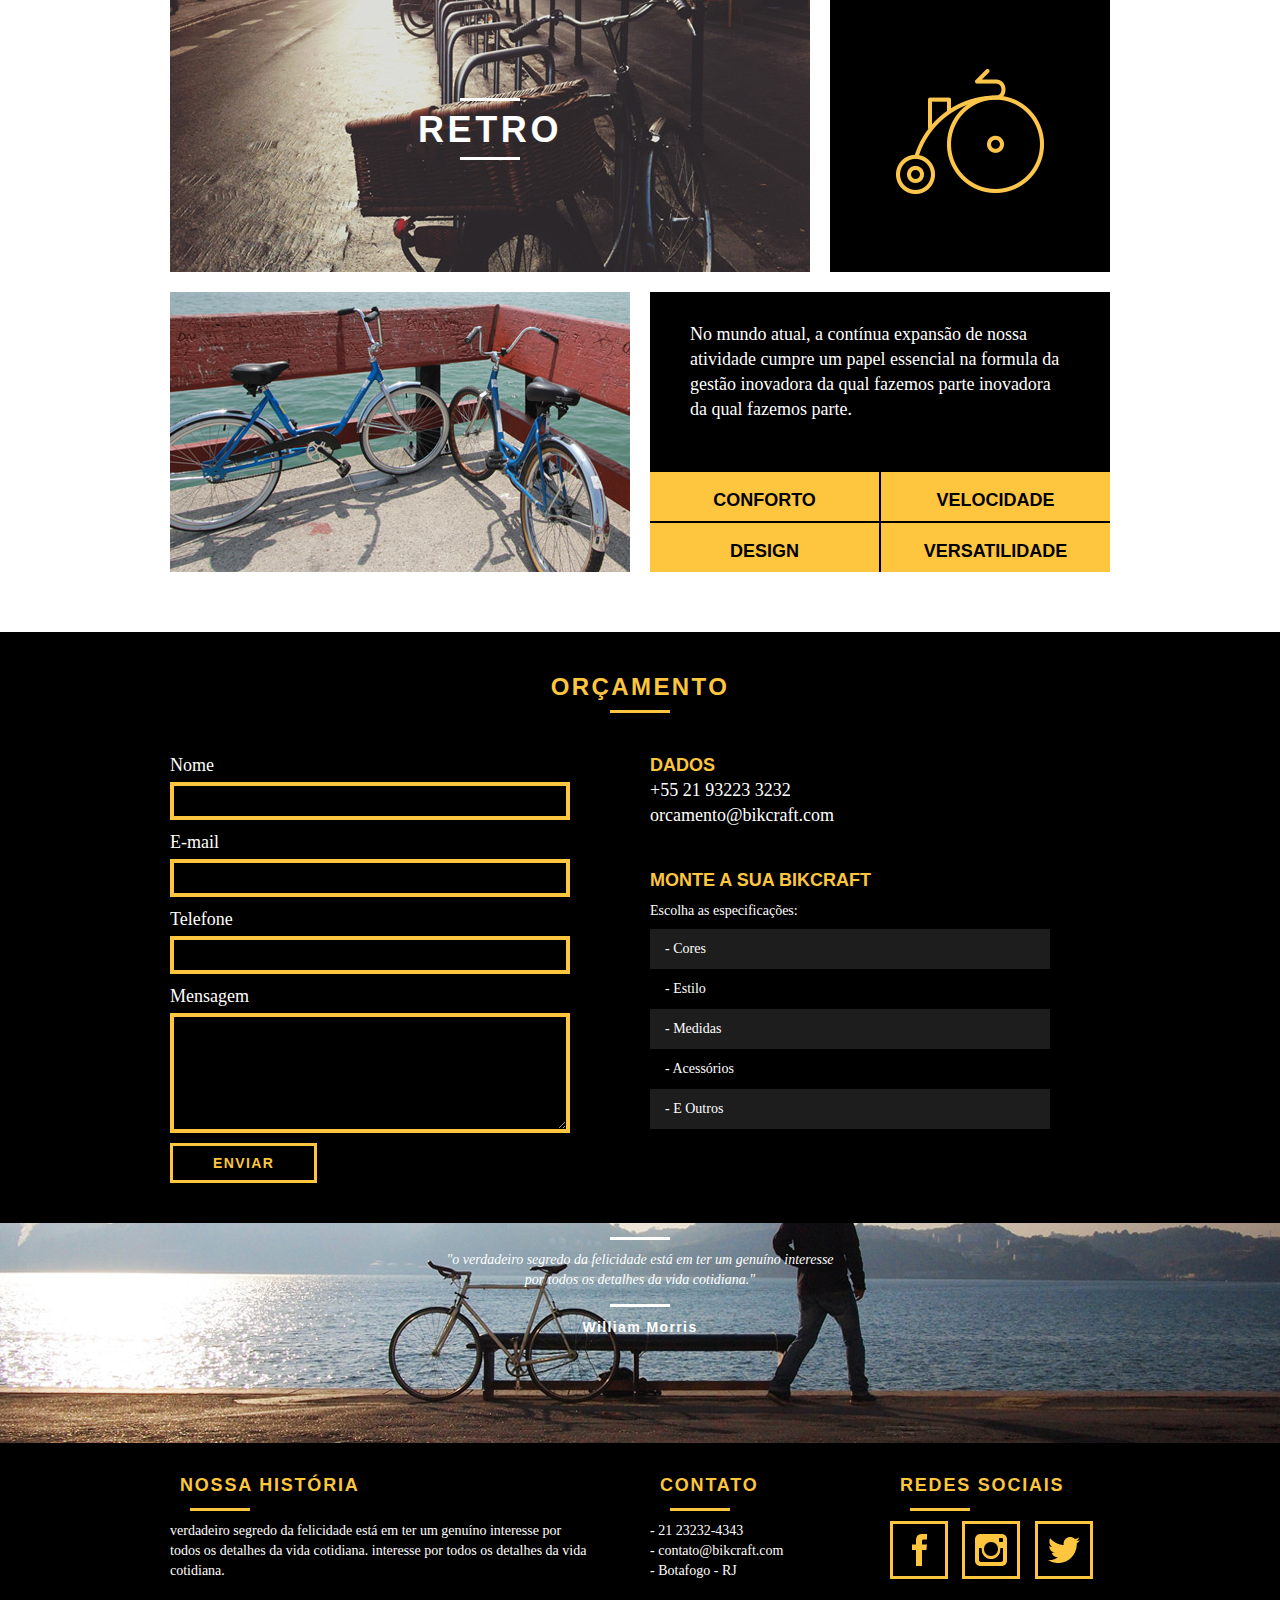
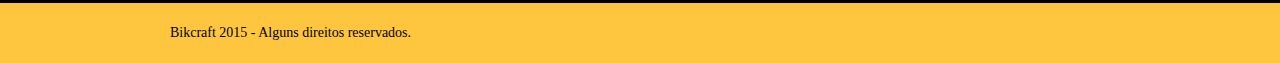
<file: bikcraft - SASS/produtos.html>
<!DOCTYPE html>
	<html lang="pt-br">
		<head>
			<meta charset="utf-8">
			<title>Bikcraft - Conheça as linhas Passeio, Retrô e Esporte</title>

			<meta name="description" content="Compre a sua bicicleta personalizada na Bikcraft. 
		Possuímos modelos Passeio, Retrô e Esporte.">

			<meta property="og:type" content="website"/>
			<meta property="og:title" content="Bikcraft - Conheça as linhas Passeio, Retrô e Esporte"/>
			<meta property="og:description" content="Compre a sua bicicleta personalizada na Bikcraft. 
			Possuímos modelos Passeio, Retrô e Esporte."/>
			<meta property="og:url" content="http://bikcraft.com/produtos.html"/>
			<meta property="og:image" content="http://bikcraft.com/img/og-image.png"/>
			
			<meta name="viewport" content="width=device-width, initial-scale=1">

			<link rel="shortcut icon" href="favicon.ico">

			<link rel="stylesheet" href="css/style.css">

			<script src="js/libs/modernizr.custom.45655.js"></script>
		</head>
		<body>

		<header class="header">
			<div class="container">
				<a href="index.html" class="grid-4">
					<img src="img/logo.png" alt="Bikcraft">
				</a>
				<nav class="grid-12 header_menu">		
					<ul>
						<li><a href="sobre.html">Sobre</a></li>					
						<li><a href="produtos.html" class="menu_ativo">Produtos</a></li>
						<li><a href="portfolio.html">Portfólio</a></li>
						<li><a href="contato.html">Contato</a></li>
					</ul>
				</nav>
			</div>
		</header>

		<section class="introducao_interna interna_produtos">
			<div class="container">
				<h1> Produtos </h1>
				<p> Conheça todos os nossos produtos </p>	
			</div>
		</section>

		<section class="container produto_item animar_interno">
			<div class="grid-11">
				<img src="img/produtos/bikcraft-passeio-1.jpg" alt=" Bikcraft Passeio"> 
				<h2> Passeio </h2>
			</div>
			<div class="grid-5 produto_icone">
				<img src="img/produtos/passeio.png" alt="Bikcraft icone passeio">		
			</div>
			<div class="grid-8"> 
				<img src="img/produtos/bikcraft-passeio-2.jpg" alt="Bikcraft Passeio">
			</div>
			<div class="grid-8 produto_info">
				<p>No mundo atual, a contínua expansão de nossa atividade cumpre um papel essencial na formula da gestão inovadora da qual fazemos parte inovadora da qual fazemos parte. </p>
				<ul>
					<li>Conforto</li>
					<li>Velocidade</li>
					<li>Design</li>
					<li>Versatilidade</li>
				</ul>
			</div>
		</section>

		<section class="container produto_item">
			<div class="grid-11">
				<img src="img/produtos/bikcraft-esporte-1.jpg" alt=" Bikcraft Esporte"> 
				<h2> Esporte </h2>
			</div>
			<div class="grid-5 produto_icone">
				<img src="img/produtos/esporte.png" alt="Bikcraft Icone Esporte">		
			</div>
			<div class="grid-8"> 
				<img src="img/produtos/bikcraft-esporte-2.jpg" alt="Bikcraft Esporte">
			</div>
			<div class="grid-8 produto_info">
				<p>No mundo atual, a contínua expansão de nossa atividade cumpre um papel essencial na formula da gestão inovadora da qual fazemos parte inovadora da qual fazemos parte. </p>
				<ul>
					<li>Conforto</li>
					<li>Velocidade</li>
					<li>Design</li>
					<li>Versatilidade</li>
				</ul>
			</div>
		</section>

		<section class="container produto_item">
			<div class="grid-11">
				<img src="img/produtos/bikcraft-retro-1.jpg" alt=" Bikcraft Retro"> 
				<h2> Retro </h2>
			</div>
			<div class="grid-5 produto_icone">
				<img src="img/produtos/retro.png" alt="Bikcraft icone Retro">		
			</div>
			<div class="grid-8"> 
				<img src="img/produtos/bikcraft-retro-2.jpg" alt="Bikcraft Retro">
			</div>
			<div class="grid-8 produto_info">
				<p>No mundo atual, a contínua expansão de nossa atividade cumpre um papel essencial na formula da gestão inovadora da qual fazemos parte inovadora da qual fazemos parte. </p>
				<ul>
					<li>Conforto</li>
					<li>Velocidade</li>
					<li>Design</li>
					<li>Versatilidade</li>
				</ul>
			</div>
		</section>

		<section class="orcamento">
			<div class="container">
				<h2 class="subtitulo"> Orçamento </h2>
				
				<form action="enviar.php" method="post" name="form" class="formphp form grid-8">
						<label for="nome">Nome</label>
						<input id="nome" name="nome" type="text">
						<label for="email">E-mail</label>
						<input id="email" name="email" type="text">
						<label for="telefone">Telefone</label>
						<input id="telefone" name="telefone" type="text">

						<label class="nao-aparece">Se você não é um robô, deixe em branco.</label>
						<input type="text" class="nao-aparece" name="leaveblank">
						<label class="nao-aparece">Se você não é um robô, não mude este campo.</label>
						<input type="text" class="nao-aparece" name="dontchange" value="http://" >

						<label for="mensagem">Mensagem</label>
						<textarea name="mensagem" id="mensagem"></textarea>

						<button id="enviar" name="enviar" type="submit"  class="btn">Enviar</button>
			 </form>

					<div class="orcamento_dados grid-8">
						<h3> Dados </h3>
						<span> +55 21 93223 3232 </span>
						<span> orcamento@bikcraft.com</span>	
						<h3> Monte a sua Bikcraft</h3>
						<p> Escolha as especificações: </p>
						<ul>
							<li> - Cores </li>
							<li> - Estilo </li>
							<li> - Medidas </li>
							<li> - Acessórios </li>
							<li> - E Outros </li>
						</ul>
					</div>

			</div>
		</section>
		<div class="quebra">
			<blockquote class="quote-externo container">
					<p>"o verdadeiro segredo da felicidade está em ter um genuíno interesse por todos os detalhes da vida cotidiana."</p>
					<cite> William Morris</cite>
				</blockquote>
		</div>

		<footer>
			<div class="footer">
				<div class="container">
		
					<div class="grid-8 footer_historia">
						<h3> Nossa História </h3>
						<p> 
							 verdadeiro segredo da felicidade está em ter um genuíno interesse por todos os detalhes da vida cotidiana. interesse por todos os detalhes da vida cotidiana.
						</p>
					</div>

					<div class="grid-4 footer_contato">
						<h3> Contato </h3>
						<ul>
							<li>- 21 23232-4343</li>
							<li>- contato@bikcraft.com</li>
							<li>- Botafogo - RJ </li>
						</ul>
					</div>

					<div class="grid-4 footer_redes">
						<h3> Redes Sociais</h3>
						<ul>
							<li> <a href="https://facebook.com" target="_blank"><img src="img/redes-sociais/facebook.png" alt="Facebook Bikcraft"></a></li>

							<li> <a href="https://instagram.com" target="_blank"><img src="img/redes-sociais/instagram.png" alt="Instagram Bikcraft"></a></li>

							<li> <a href="https://twitter.com" target="_blank"><img src="img/redes-sociais/twitter.png" alt="Twitter Bikcraft"></a></li>
						</ul>
					</div>

					</div>
				</div>
				<div class="copy">
					<div class="container">
						<p class="grid-16">
							Bikcraft 2015 - Alguns direitos reservados.
						</p>
						
					</div>
				</div>
		</footer>
<!-- JavaScript -->
		<script src="js/libs/jquery-3.3.1.min.js"></script>

		<script src="js/plugins.js"></script>
		
		<script src="js/main.js"></script>
		<!-- JavaScript -->


	</body>
</html>
</file>
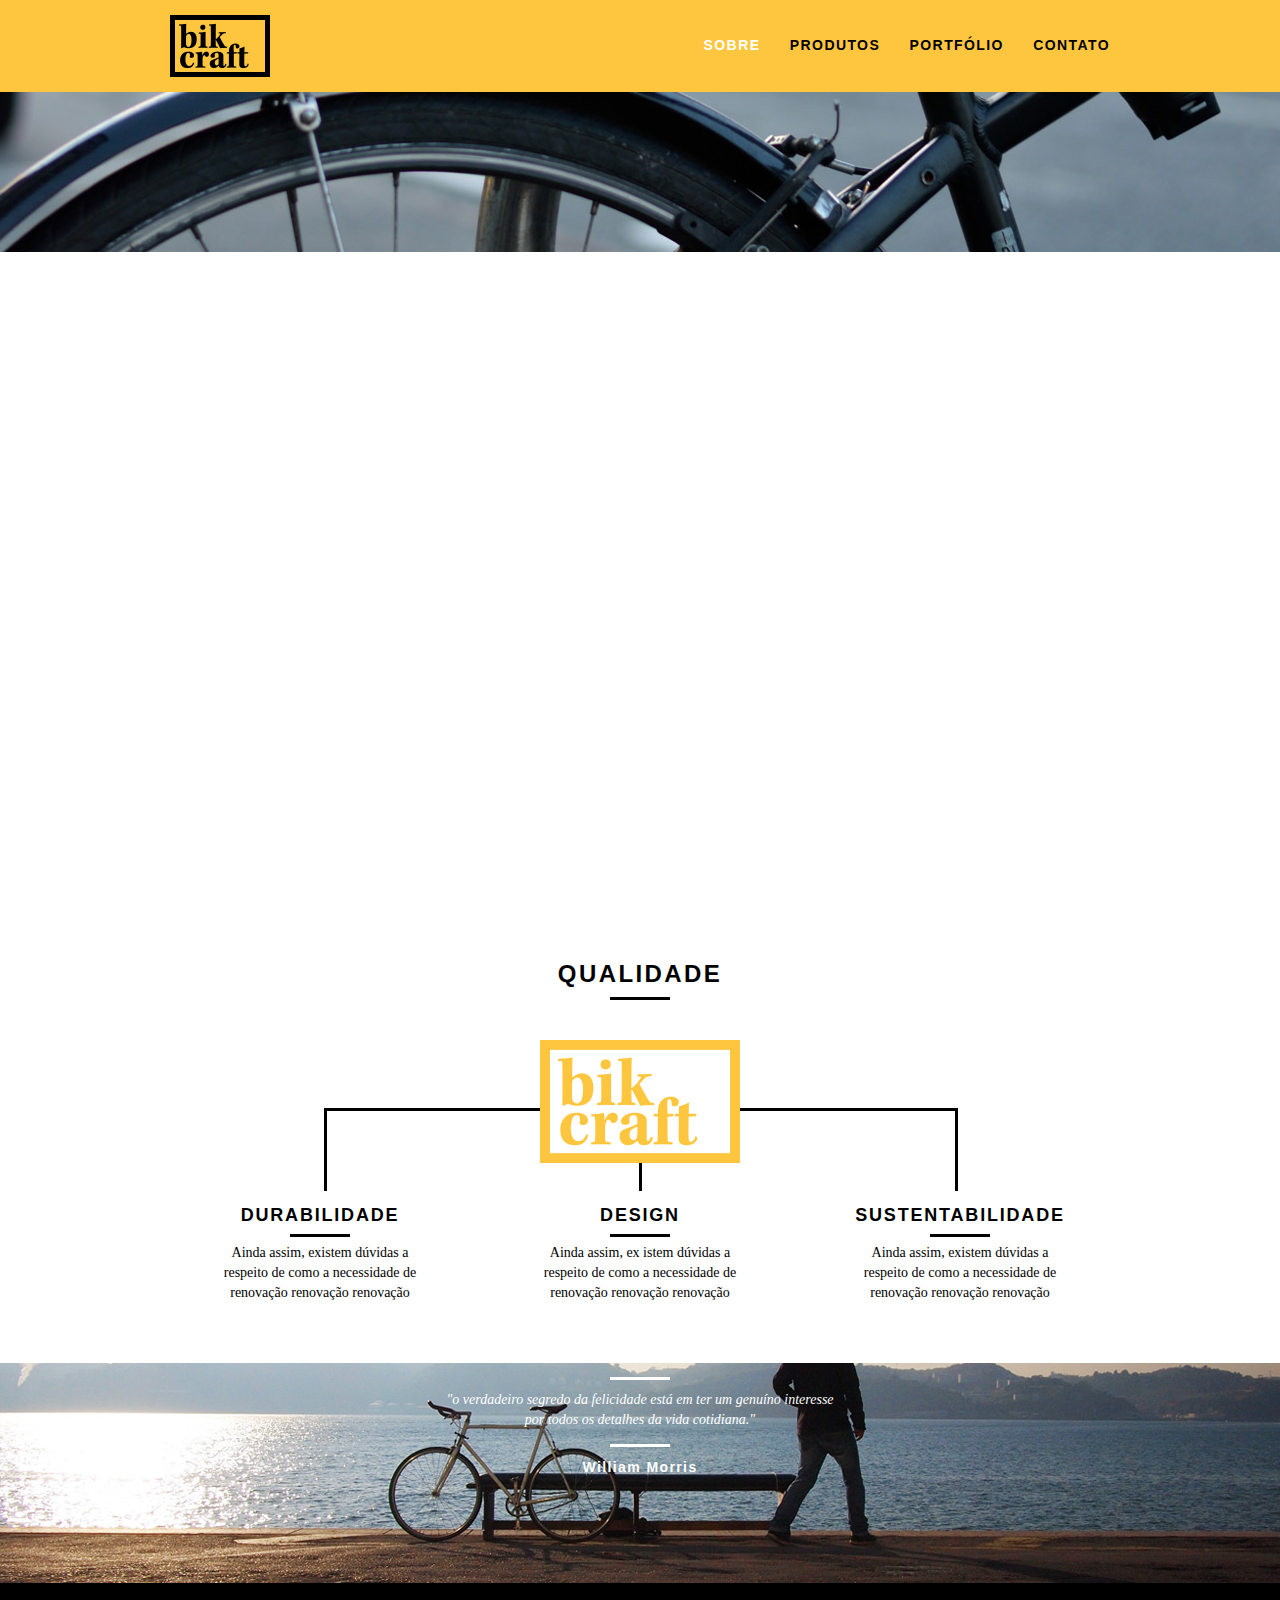
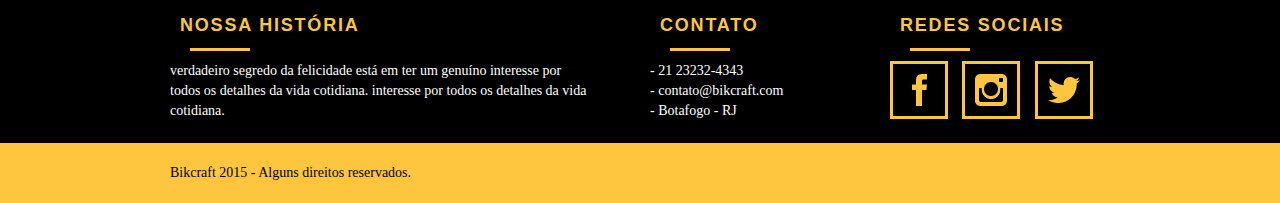
<file: bikcraft - SASS/sobre.html>
<!DOCTYPE html>
<html lang="pt-br">
	<head>
		<meta charset="utf-8">
		<title>Bikcraft - Saiba mais sobre a gente</title>

		<meta name="description" content="Compre a sua bicicleta personalizada na Bikcraft. 
		Possuímos modelos Passeio, Retrô e Esporte.">

		<meta property="og:type" content="website"/>
		<meta property="og:title" content="Bikcraft - Saiba mais sobre a gente"/>
		<meta property="og:description" content="Compre a sua bicicleta personalizada na Bikcraft. 
		Possuímos modelos Passeio, Retrô e Esporte."/>
		<meta property="og:url" content="http://bikcraft.com/sobre.html"/>
		<meta property="og:image" content="http://bikcraft.com/img/og-image.png"/>
		
		<meta name="viewport" content="width=device-width, initial-scale=1">

		<link rel="shortcut icon" href="favicon.ico">


		<link rel="stylesheet" href="css/style.css">

		<script src="js/libs/modernizr.custom.45655.js"></script>

	</head>
	<body>

		<header class="header">
			<div class="container">
				<a href="index.html" class="grid-4">
					<img src="img/logo.png" alt="Bikcraft">
				</a>
				<nav class="grid-12 header_menu">		
					<ul>
						<li><a href="sobre.html" class="menu_ativo">Sobre</a></li>					
						<li><a href="produtos.html">Produtos</a></li>
						<li><a href="portfolio.html">Portfólio</a></li>
						<li><a href="contato.html">Contato</a></li>
					</ul>
				</nav>

			</div>
		</header>

		<section class="introducao_interna interna_sobre">
			<div class="container">
				<h1> Sobre </h1>
				<p> Conheça mais sobre a bikcraft</p>
				
			</div>
		</section>

		<section class="missao_sobre container animar_interno">
			<div class="grid-10">
				<h2 class="subtitulo_interno"> História, Missão e Visão</h2>
				<p>
					No mundo atual, a contínua expansão de nossa atividade cumpre o papel essencial na formulação da gestão inovadora da qual fazemos parte da qual fazemos parte.
				</p>

				<p>
					No mundo atual, a contínua expansão de nossa atividade cumpre o papel essencial na formulação da gestão inovadora da qual fazemos parte da qual fazemos parte.
				</p>
			</div>

			<div class="grid-6">
				<h2 class="subtitulo_interno"> Valores</h2>
				<ul>
					<li> - Qualidade no processo com </li>
					<li> - Foco no cliente sem perder a </li>
					<li> - Diversão, preservando a </li>
					<li> - Natureza com sustentabilidade </li>
				</ul>
				</div>
			<div class="grid-16 foto_equipe">
				<img src="img/equipe-bikcraft.jpg" alt="equipe bikcraft">
			</div>
		</section>


		<section class="qualidade container">
			<h2 class="subtitulo"> Qualidade</h2>
			<img src="img/bikcraft-qualidade.png" alt= "Bikcraft">
			<ul class="qualidade_lista">
				<li class="grid-1-3">
					<h3>Durabilidade</h3>
					<p>Ainda assim, existem dúvidas a respeito de como a necessidade de renovação renovação renovação</p>
				</li>

				<li class="grid-1-3">
					<h3>Design</h3>
					<p>Ainda assim, ex
					istem dúvidas a respeito de como a necessidade de renovação renovação renovação</p>
				</li>
				<li class="grid-1-3">
					<h3>Sustentabilidade</h3>
					<p>Ainda assim, existem dúvidas a respeito de como a necessidade de renovação renovação renovação</p>
				</li>
			</ul>

		</section>

		<div class="quebra">
			<blockquote class="quote-externo container">
					<p>"o verdadeiro segredo da felicidade está em ter um genuíno interesse por todos os detalhes da vida cotidiana."</p>
					<cite> William Morris</cite>
				</blockquote>
		</div>

		<footer>
			<div class="footer">
				<div class="container">
		
					<div class="grid-8 footer_historia">
						<h3> Nossa História </h3>
						<p> 
							 verdadeiro segredo da felicidade está em ter um genuíno interesse por todos os detalhes da vida cotidiana. interesse por todos os detalhes da vida cotidiana.
						</p>
					</div>

					<div class="grid-4 footer_contato">
						<h3> Contato </h3>
						<ul>
							<li>- 21 23232-4343</li>
							<li>- contato@bikcraft.com</li>
							<li>- Botafogo - RJ </li>
						</ul>
					</div>

					<div class="grid-4 footer_redes">
						<h3> Redes Sociais</h3>
						<ul>
							<li> <a href="https://facebook.com" target="_blank"><img src="img/redes-sociais/facebook.png" alt="Facebook Bikcraft"></a></li>

							<li> <a href="https://instagram.com" target="_blank"><img src="img/redes-sociais/instagram.png" alt="Instagram Bikcraft"></a></li>

							<li> <a href="https://twitter.com" target="_blank"><img src="img/redes-sociais/twitter.png" alt="Twitter Bikcraft"></a></li>
						</ul>
					</div>

					</div>
				</div>
				<div class="copy">
					<div class="container">
						<p class="grid-16">
							Bikcraft 2015 - Alguns direitos reservados.
						</p>
						
					</div>
				</div>
		</footer>
		<!-- JavaScript -->
			<script src="js/libs/jquery-3.3.1.min.js"></script>

			<script src="js/plugins.js"></script>
			
			<script src="js/main.js"></script>
		<!-- JavaScript -->


	</body>
</html>
</file>
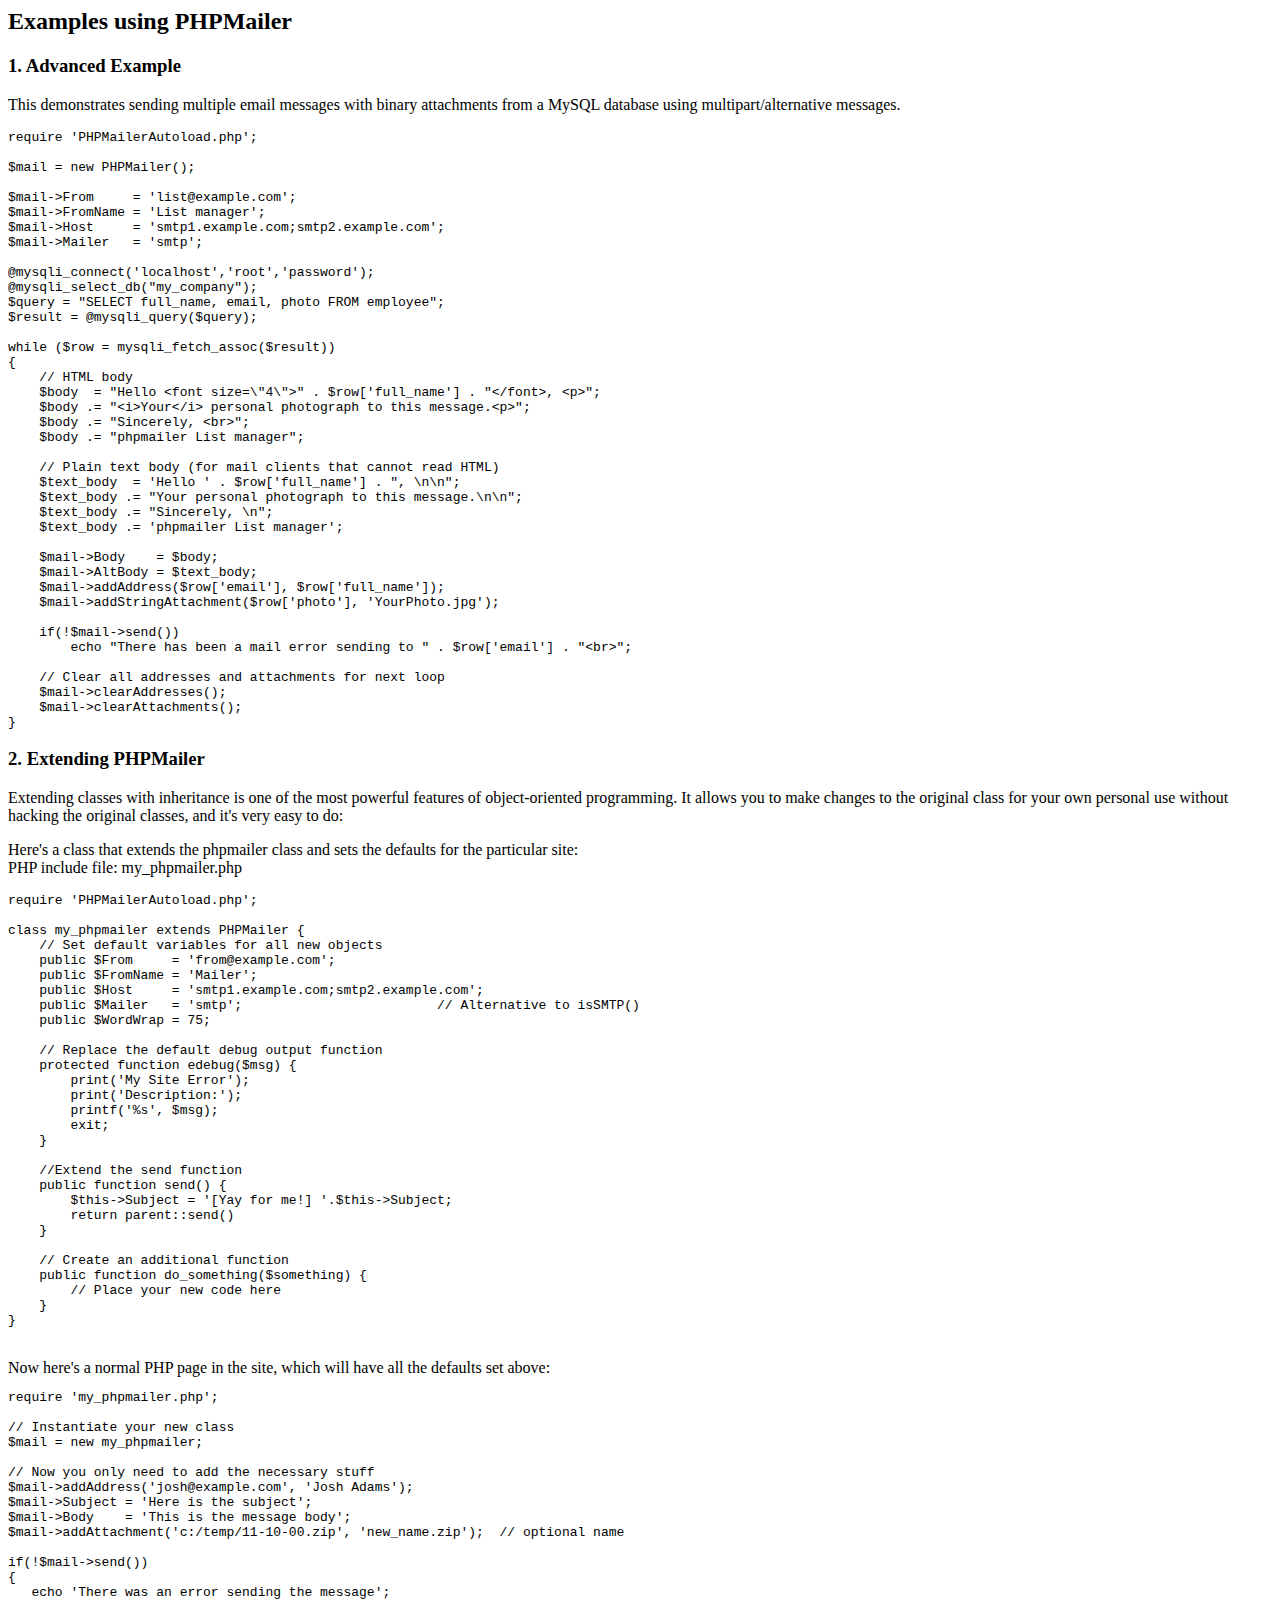
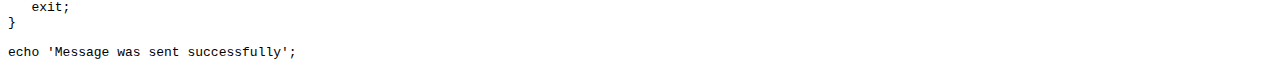
<file: bikcraft - SASS/PHPMailer/docs/extending.html>
<html>
<head>
<title>Examples using phpmailer</title>
</head>

<body>

<h2>Examples using PHPMailer</h2>

<h3>1. Advanced Example</h3>
<p>

This demonstrates sending multiple email messages with binary attachments
from a MySQL database using multipart/alternative messages.<p>

<pre>
require 'PHPMailerAutoload.php';

$mail = new PHPMailer();

$mail->From     = 'list@example.com';
$mail->FromName = 'List manager';
$mail->Host     = 'smtp1.example.com;smtp2.example.com';
$mail->Mailer   = 'smtp';

@mysqli_connect('localhost','root','password');
@mysqli_select_db("my_company");
$query = "SELECT full_name, email, photo FROM employee";
$result = @mysqli_query($query);

while ($row = mysqli_fetch_assoc($result))
{
    // HTML body
    $body  = "Hello &lt;font size=\"4\"&gt;" . $row['full_name'] . "&lt;/font&gt;, &lt;p&gt;";
    $body .= "&lt;i&gt;Your&lt;/i&gt; personal photograph to this message.&lt;p&gt;";
    $body .= "Sincerely, &lt;br&gt;";
    $body .= "phpmailer List manager";

    // Plain text body (for mail clients that cannot read HTML)
    $text_body  = 'Hello ' . $row['full_name'] . ", \n\n";
    $text_body .= "Your personal photograph to this message.\n\n";
    $text_body .= "Sincerely, \n";
    $text_body .= 'phpmailer List manager';

    $mail->Body    = $body;
    $mail->AltBody = $text_body;
    $mail->addAddress($row['email'], $row['full_name']);
    $mail->addStringAttachment($row['photo'], 'YourPhoto.jpg');

    if(!$mail->send())
        echo "There has been a mail error sending to " . $row['email'] . "&lt;br&gt;";

    // Clear all addresses and attachments for next loop
    $mail->clearAddresses();
    $mail->clearAttachments();
}
</pre>
<p>

<h3>2. Extending PHPMailer</h3>
<p>

Extending classes with inheritance is one of the most
powerful features of object-oriented programming. It allows you to make changes to the
original class for your own personal use without hacking the original
classes, and it's very easy to do:

<p>
Here's a class that extends the phpmailer class and sets the defaults
for the particular site:<br>
PHP include file: my_phpmailer.php
<p>

<pre>
require 'PHPMailerAutoload.php';

class my_phpmailer extends PHPMailer {
    // Set default variables for all new objects
    public $From     = 'from@example.com';
    public $FromName = 'Mailer';
    public $Host     = 'smtp1.example.com;smtp2.example.com';
    public $Mailer   = 'smtp';                         // Alternative to isSMTP()
    public $WordWrap = 75;

    // Replace the default debug output function
    protected function edebug($msg) {
        print('My Site Error');
        print('Description:');
        printf('%s', $msg);
        exit;
    }

    //Extend the send function
    public function send() {
        $this->Subject = '[Yay for me!] '.$this->Subject;
        return parent::send()
    }

    // Create an additional function
    public function do_something($something) {
        // Place your new code here
    }
}
</pre>
<br>
Now here's a normal PHP page in the site, which will have all the defaults set above:<br>

<pre>
require 'my_phpmailer.php';

// Instantiate your new class
$mail = new my_phpmailer;

// Now you only need to add the necessary stuff
$mail->addAddress('josh@example.com', 'Josh Adams');
$mail->Subject = 'Here is the subject';
$mail->Body    = 'This is the message body';
$mail->addAttachment('c:/temp/11-10-00.zip', 'new_name.zip');  // optional name

if(!$mail->send())
{
   echo 'There was an error sending the message';
   exit;
}

echo 'Message was sent successfully';
</pre>
</body>
</html>
</file>
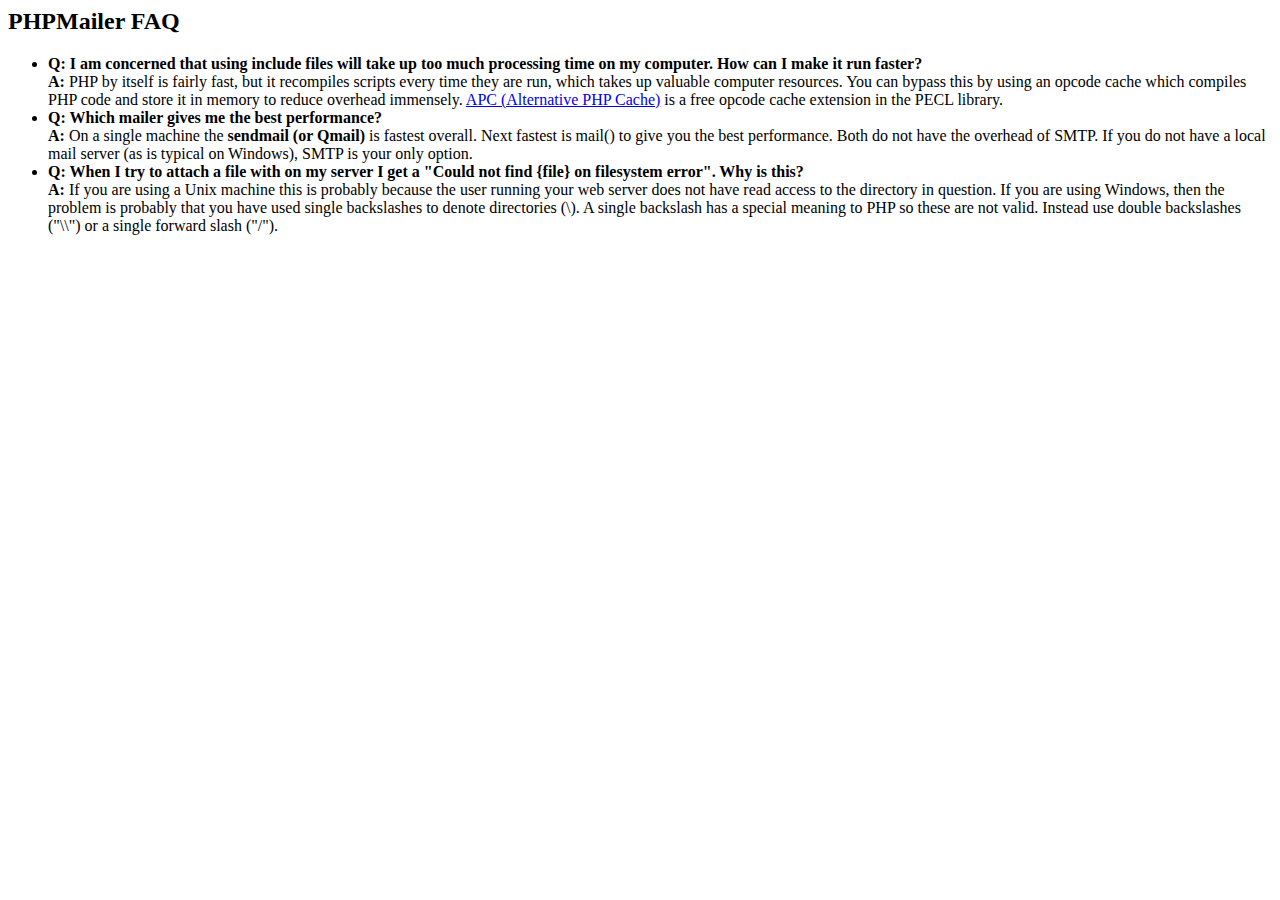
<file: bikcraft - SASS/PHPMailer/docs/faq.html>
﻿<html>
<head>
<title>PHPMailer FAQ</title>
</head>
<body>
<h2>PHPMailer FAQ</h2>
<ul>
    <li><strong>Q: I am concerned that using include files will take up too much
    processing time on my computer. How can I make it run faster?</strong><br>
    <strong>A:</strong> PHP by itself is fairly fast, but it recompiles scripts every time they are run, which takes up valuable
    computer resources. You can bypass this by using an opcode cache which compiles
    PHP code and store it in memory to reduce overhead immensely. <a href="http://www.php.net/apc/">APC
    (Alternative PHP Cache)</a> is a free opcode cache extension in the PECL library.</li>
    <li><strong>Q: Which mailer gives me the best performance?</strong><br>
    <strong>A:</strong> On a single machine the <strong>sendmail (or Qmail)</strong> is fastest overall.
    Next fastest is mail() to give you the best performance. Both do not have the overhead of SMTP.
    If you do not have a local mail server (as is typical on Windows), SMTP is your only option.</li>
    <li><strong>Q: When I try to attach a file with on my server I get a
    "Could not find {file} on filesystem error". Why is this?</strong><br>
    <strong>A:</strong> If you are using a Unix machine this is probably because the user
    running your web server does not have read access to the directory in question. If you are using Windows,
    then the problem is probably that you have used single backslashes to denote directories (\).
    A single backslash has a special meaning to PHP so these are not
    valid. Instead use double backslashes ("\\") or a single forward
    slash ("/").</li>
</ul>
</body>
</html>
</file>
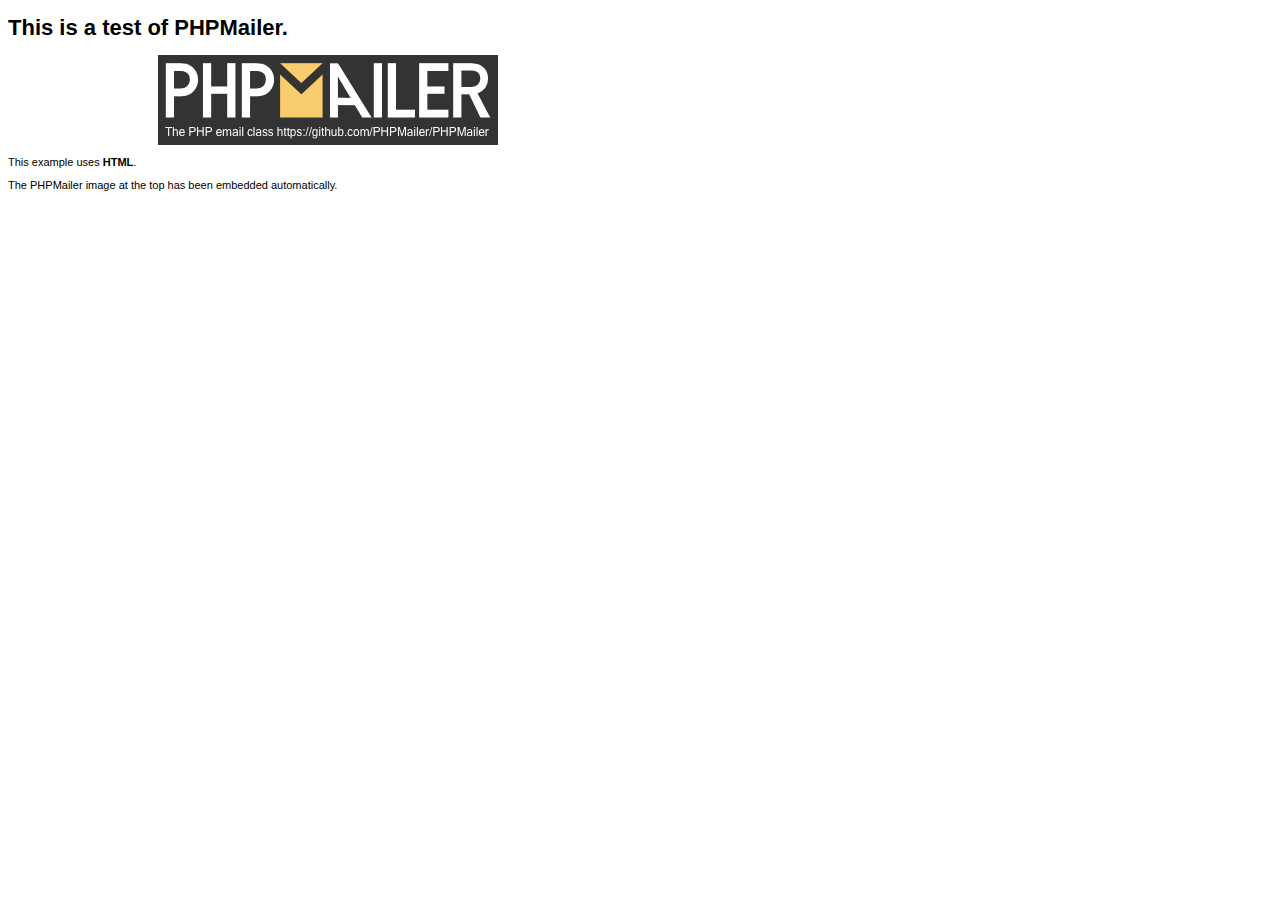
<file: bikcraft - SASS/PHPMailer/examples/contents.html>
<!DOCTYPE HTML PUBLIC "-//W3C//DTD HTML 4.01 Transitional//EN" "http://www.w3.org/TR/html4/loose.dtd">
<html>
<head>
  <meta http-equiv="Content-Type" content="text/html; charset=utf-8">
  <title>PHPMailer Test</title>
</head>
<body>
  <div style="width: 640px; font-family: Arial, Helvetica, sans-serif; font-size: 11px;">
    <h1>This is a test of PHPMailer.</h1>
    <div align="center">
      <a href="https://github.com/PHPMailer/PHPMailer/"><img src="images/phpmailer.png" height="90" width="340" alt="PHPMailer rocks"></a>
    </div>
    <p>This example uses <strong>HTML</strong>.</p>
    <p>The PHPMailer image at the top has been embedded automatically.</p>
  </div>
</body>
</html>
</file>
<file: Le Scone/css/style.css>
html,body,div,span,applet,object,iframe,h1,h2,h3,h4,h5,h6,p,blockquote,pre,a,abbr,acronym,address,big,cite,code,del,dfn,em,img,ins,kbd,q,s,samp,small,strike,strong,sub,sup,tt,var,b,u,i,center,dl,dt,dd,ol,ul,li,fieldset,form,label,legend,table,caption,tbody,tfoot,thead,tr,th,td,article,aside,canvas,details,embed,figure,figcaption,footer,header,hgroup,menu,nav,output,ruby,section,summary,time,mark,audio,video{margin:0;padding:0;border:0;font-size:100%;font:inherit;vertical-align:baseline}article,aside,details,figcaption,figure,footer,header,hgroup,menu,nav,section{display:block}body{line-height:1}ol,ul{list-style:none}blockquote,q{quotes:none}blockquote:before,blockquote:after,q:before,q:after{content:'';content:none}table{border-collapse:collapse;border-spacing:0}*,*::after,*::before{box-sizing:border-box}.grid-1{width:calc(8.33333% - 20px)}.grid-2{width:calc(16.66667% - 20px)}.grid-3{width:calc(25% - 20px)}.grid-4{width:calc(33.33333% - 20px)}.grid-5{width:calc(41.66667% - 20px)}.grid-6{width:calc(50% - 20px)}.grid-7{width:calc(58.33333% - 20px)}.grid-8{width:calc(66.66667% - 20px)}.grid-9{width:calc(75% - 20px)}.grid-10{width:calc(83.33333% - 20px)}.grid-11{width:calc(91.66667% - 20px)}.grid-12{width:calc(100% - 20px)}[class^="grid-"]{float:left;min-height:1px;margin-left:10px;margin-right:10px}@media screen and (max-width: 759px){[class^="grid-"]{width:100%;float:none;margin-left:0px;margin-right:0px}}.offset-1{margin-left:calc(8.33333% + 10px)}.offset-2{margin-left:calc(16.66667% + 10px)}.offset-3{margin-left:calc(25% + 10px)}.offset-4{margin-left:calc(33.33333% + 10px)}.offset-5{margin-left:calc(41.66667% + 10px)}.offset-6{margin-left:calc(50% + 10px)}.offset-7{margin-left:calc(58.33333% + 10px)}.offset-8{margin-left:calc(66.66667% + 10px)}.offset-9{margin-left:calc(75% + 10px)}.offset-10{margin-left:calc(83.33333% + 10px)}.offset-11{margin-left:calc(91.66667% + 10px)}.offset-12{margin-left:calc(100% + 10px)}@media screen and (max-width: 759px){.offset-1,.offset-2,.offset-3,.offset-4,.offset-5,.offset-6,.offset-7,.offset-8,.offset-9,.offset-10,.offset-11,.offset-12{margin-left:0px}}.container{max-width:1200px;margin:0px auto;position:relative}@media screen and (min-width: 760px) and (max-width: 1199px){.container{max-width:760px}}@media screen and (max-width: 759px){.container{max-width:480px;padding-left:10px;padding-right:10px}}.container::after,.container::before{content:'';display:table;clear:both}.row{position:relative;margin-left:-10px;margin-right:-10px}@media screen and (max-width: 759px){.row{margin-left:0px;margin-right:0px}}.row::after,.row::before{content:'';display:table;clear:both}body{background:#edece4;border:10px solid #cbc6b9;color:#2a2426}@media screen and (max-width: 759px){body{border:none}}img{display:block;max-width:100%}p{font-family:"PT Mono",monospace;font-size:1.125em;line-height:1.66667em}.titulo{font-family:"PT Mono",monospace;font-size:1.125em;line-height:1.66667em;text-transform:uppercase}@media screen and (max-width: 759px){.titulo{margin-bottom:40px}}.titulo::after{content:'';display:block;width:75%;float:right;height:2px;background:#2a2426;margin-top:14px}@media screen and (min-width: 760px) and (max-width: 1199px){.titulo::after{width:60%}}.intro{margin-top:60px}@media screen and (max-width: 759px){.intro{margin-top:20px}}.logo{margin-bottom:60px}.intro-info{border-right:2px solid #2a2426;max-width:320px}.intro-info p{padding-top:10px}.intro-info p:first-child{border-bottom:2px solid #2a2426;padding-bottom:10px}.intro-telefone{color:#988c77}@media screen and (max-width: 759px){.intro-telefone{margin-bottom:40px}}.intro-telefone::after{content:'/ / / /';display:block;margin-top:200px;font-size:220px;letter-spacing:-90px;color:#2a2426}@media screen and (min-width: 760px) and (max-width: 1199px){.intro-telefone::after{margin-top:80px;font-size:160px;letter-spacing:-70px}}@media screen and (max-width: 759px){.intro-telefone::after{display:none}}.aberto{display:inline-block;width:12px;height:12px;background:#1ab912;border-radius:50%;margin-left:30px}.intro-foto{border:10px solid #cbc6b9;width:100%}.menu{margin-top:120px;margin-bottom:120px}@media screen and (max-width: 759px){.menu{margin-top:60px;margin-bottom:60px}}.menu-item{margin-bottom:60px}.menu-item h2{font-family:"Aref Ruqaa",serif;font-size:1.5em;line-height:1.25em;margin-bottom:1em}.menu-item li{font-family:"PT Mono",monospace;font-size:1.125em;line-height:1.66667em;line-height:1.94444em}.menu-item li span{font-family:"Aref Ruqaa",serif;color:#988c77;display:inline-block;width:70px;margin-right:10px;text-align:right;margin-left:-80px}@media screen and (max-width: 759px){.menu-item li span{margin-left:0px;width:auto}}.menu-item img{border-radius:50%;border:10px solid #cbc6b9;position:absolute;right:0px;margin-top:50px}@media screen and (min-width: 1200px){.menu-item img{right:120px}}@media screen and (max-width: 759px){.menu-item img{width:120px;margin-top:0px}}.contato{margin-top:120px;margin-bottom:120px}@media screen and (max-width: 759px){.contato{margin-top:60px;margin-bottom:60px}}.contato form label{font-family:"PT Mono",monospace;font-size:1.125em;line-height:1.66667em;display:block}.contato form input[type="text"],.contato form textarea{font-family:"PT Mono",monospace;font-size:1.125em;line-height:1.66667em;color:#2a2426;width:100%;padding:0 5px;height:40px;border:2px solid #988c77;background:transparent;margin-bottom:1em}.contato form input[type="text"]:hover,.contato form input[type="text"]:focus,.contato form textarea:hover,.contato form textarea:focus{outline:none;border-color:#cbc6b9}.contato form textarea{height:120px}input.button{font-family:"PT Mono",monospace;font-size:1.125em;line-height:1.66667em;cursor:pointer;color:#988c77;text-transform:uppercase;border:2px solid #988c77;background:transparent;display:block;width:200px;padding-top:5px;-webkit-box-shadow:3px 3px 0 -2px #cbc6b9,5px 5px 0 0 #988c77;-moz-box-shadow:3px 3px 0 -2px #cbc6b9,5px 5px 0 0 #988c77;box-shadow:3px 3px 0 -2px #cbc6b9,5px 5px 0 0 #988c77;transition:.3s}input.button:hover{-webkit-box-shadow:3px 3px 0 -2px #cbc6b9,3px 3px 0 0 #988c77;-moz-box-shadow:3px 3px 0 -2px #cbc6b9,3px 3px 0 0 #988c77;box-shadow:3px 3px 0 -2px #cbc6b9,3px 3px 0 0 #988c77}.contato-info{display:inline-block;color:#988c77;margin-top:2em;margin-bottom:3em}@media screen and (min-width: 1200px){.contato-info{float:right;text-align:right;margin-top:-3em}}.contato-mapa{display:block;-webkit-box-shadow:0 0 0 10px #cbc6b9;-moz-box-shadow:0 0 0 10px #cbc6b9;box-shadow:0 0 0 10px #cbc6b9;clear:both}.contato-mapa img{width:100%}footer{padding:20px 0;background:#2a2426;-webkit-box-shadow:0 0 0 10px #2a2426;-moz-box-shadow:0 0 0 10px #2a2426;box-shadow:0 0 0 10px #2a2426}footer p{color:#edece4}@media screen and (max-width: 759px){footer p{text-align:center}}footer a img{float:right}@media screen and (max-width: 759px){footer a img{float:none;margin:20px auto}}
</file>
<file: bikcraft - SASS/css/style.css>
/*! normalize.css v3.0.2 | MIT License | git.io/normalize */html{font-family:sans-serif;-ms-text-size-adjust:100%;-webkit-text-size-adjust:100%}body{margin:0}article,aside,details,figcaption,figure,footer,header,hgroup,main,menu,nav,section,summary{display:block}audio,canvas,progress,video{display:inline-block;vertical-align:baseline}audio:not([controls]){display:none;height:0}[hidden],template{display:none}a{background-color:transparent}a:active,a:hover{outline:0}abbr[title]{border-bottom:1px dotted}b,strong{font-weight:bold}dfn{font-style:italic}h1{font-size:2em;margin:0.67em 0}mark{background:#ff0;color:#000}small{font-size:80%}sub,sup{font-size:75%;line-height:0;position:relative;vertical-align:baseline}sup{top:-0.5em}sub{bottom:-0.25em}img{border:0}svg:not(:root){overflow:hidden}figure{margin:1em 40px}hr{-moz-box-sizing:content-box;box-sizing:content-box;height:0}pre{overflow:auto}code,kbd,pre,samp{font-family:monospace, monospace;font-size:1em}button,input,optgroup,select,textarea{color:inherit;font:inherit;margin:0}button{overflow:visible}button,select{text-transform:none}button,html input[type="button"],input[type="reset"],input[type="submit"]{-webkit-appearance:button;cursor:pointer}button[disabled],html input[disabled]{cursor:default}button::-moz-focus-inner,input::-moz-focus-inner{border:0;padding:0}input{line-height:normal}input[type="checkbox"],input[type="radio"]{box-sizing:border-box;padding:0}input[type="number"]::-webkit-inner-spin-button,input[type="number"]::-webkit-outer-spin-button{height:auto}input[type="search"]{-webkit-appearance:textfield;-moz-box-sizing:content-box;-webkit-box-sizing:content-box;box-sizing:content-box}input[type="search"]::-webkit-search-cancel-button,input[type="search"]::-webkit-search-decoration{-webkit-appearance:none}fieldset{border:1px solid #c0c0c0;margin:0 2px;padding:0.35em 0.625em 0.75em}legend{border:0;padding:0}textarea{overflow:auto}optgroup{font-weight:bold}table{border-collapse:collapse;border-spacing:0}td,th{padding:0}a{text-decoration:none}ol,ul{list-style:none}html,body,div,span,iframe,h1,h2,h3,h4,h5,h6,p,blockquote,a,em,img,dl,dt,dd,ol,ul,li,fieldset,form,label,legend,article,footer,header,nav,section,main{margin:0;padding:0;border:0;vertical-align:baseline}h1,h2,h3,h4,h5,h6,p,a,ul{font-size:1em;font-weight:normal}*,*:before,*:after{-webkit-box-sizing:border-box;-moz-box-sizing:border-box;box-sizing:border-box}.grid-1,.grid-2,.grid-3,.grid-4,.grid-5,.grid-6,.grid-7,.grid-8,.grid-9,.grid-10,.grid-11,.grid-12,.grid-13,.grid-14,.grid-15,.grid-16,.grid-1-3{float:left;margin-left:10px;margin-right:10px}.grid-1{width:40px}.grid-2{width:100px}.grid-3{width:160px}.grid-4{width:220px}.grid-5{width:280px}.grid-6{width:340px}.grid-7{width:400px}.grid-8{width:460px}.grid-9{width:520px}.grid-10{width:580px}.grid-11{width:640px}.grid-12{width:700px}.grid-13{width:760px}.grid-14{width:820px}.grid-15{width:880px}.grid-16{width:940px}.grid-1-3{width:300px}.container{width:960px;margin:0 auto;padding:0px;position:relative}.container:after,.container:before{content:" ";display:table}.container:after{clear:both}@media only screen and (min-width: 768px) and (max-width: 959px){.grid-1{width:28px}.grid-2{width:76px}.grid-3{width:124px}.grid-4{width:172px}.grid-5{width:220px}.grid-6{width:268px}.grid-7{width:316px}.grid-8{width:364px}.grid-9{width:412px}.grid-10{width:460px}.grid-11{width:508px}.grid-12{width:556px}.grid-13{width:604px}.grid-14{width:652px}.grid-15{width:700px}.grid-16{width:748px}.grid-1-3{width:236px}.container{width:768px}}@media only screen and (max-width: 767px){.grid-1,.grid-2,.grid-3,.grid-4,.grid-5,.grid-6,.grid-7,.grid-8,.grid-9,.grid-10,.grid-11,.grid-12,.grid-13,.grid-14,.grid-15,.grid-16,.grid-1-3{width:300px;margin:0 0 20px 0;float:none}.container{width:300px}}body{font-family:Arial, Helvetica, sans-serif}p{font-family:Georgia, "Times New Roman", serif;font-size:14px;line-height:20px}img{display:block;max-width:100%}.formphp label.nao-aparece,.formphp input.nao-aparece{display:none !important}#form-erro span,#form-send span{margin-bottom:10px;display:block;font-size:18px;line-height:25px}#form-send{color:#31aa39}#form-erro{color:#f64540}.btn{border:3px solid #fec63e;padding:10px 30px;color:#fec63e;text-transform:uppercase;font-weight:bold;letter-spacing:.1em;transition:all .5s ease;font-size:14px;line-height:20px}.btn:hover{color:#fff;border-color:#fff}.btn.btn-preto:hover{color:#000;border-color:#000}.subtitulo{font-weight:bold;letter-spacing:.1em;color:#000;text-transform:uppercase;text-align:center;margin-bottom:40px;font-size:24px;line-height:30px}.subtitulo:after{content:"";display:block;width:60px;height:3px;background:#000;margin:8px auto}.subtitulo_interno{font-weight:bold;letter-spacing:.1em;color:#000;text-transform:uppercase;margin-bottom:20px;font-size:24px;line-height:30px}.subtitulo_interno:after{content:"";display:block;width:60px;height:3px;background:#000;margin:8px 0}.header{position:fixed;top:0;width:100%;background:#fec63e;padding:15px 0;z-index:10}@media only screen and (max-width: 767px){.header{position:relative;padding-bottom:0px}}@media only screen and (max-width: 767px){.header img{margin:0 auto 10px auto}}.header_menu{text-align:right}@media only screen and (max-width: 767px){.header_menu{text-align:center}}.header_menu ul li{display:inline-block;margin-left:25px;margin-top:20px}@media only screen and (max-width: 767px){.header_menu ul li{margin:5px}}.header_menu ul li a{color:#000;font-weight:bold;text-transform:uppercase;letter-spacing:.1em;padding:10px 0;transition:all .3s ease;font-size:14px;line-height:20px}@media only screen and (max-width: 767px){.header_menu ul li a{border:4px solid #000;width:136px;display:block;float:left}}.header_menu ul li a:hover,.header_menu ul li a.menu_ativo{color:#fff}@media only screen and (max-width: 767px){.header_menu ul li a:hover,.header_menu ul li a.menu_ativo{border-color:#fff}}.introducao{width:100%;height:380px;background:url("../img/bg.jpg") no-repeat center;background-size:cover;margin-top:92px;text-align:center;padding:80px}@media only screen and (max-width: 767px){.introducao{margin-top:0px;padding-top:40px;background:url("../img/bg-mobile.jpg") no-repeat center;background-size:cover}}.introducao h1{color:#fff;font-weight:bold;text-transform:uppercase;font-size:48px}@media only screen and (max-width: 767px){.introducao h1{font-size:36px}}.quote-externo{max-width:320px;margin:0 auto;margin-bottom:40px;color:#fff}.quote-externo p{font-style:italic}.quote-externo p:before,.quote-externo p:after{content:"";display:block;width:60px;height:3px;background:#fff;margin:14px auto 10px auto}.quote-externo cite{font-style:normal;font-weight:bold;letter-spacing:.1em;font-size:14px;line-height:20px}.introducao_interna{width:100%;margin-top:92px;height:160px;text-align:center;color:#fff;padding-top:30px}@media only screen and (max-width: 767px){.introducao_interna{margin-top:0px}}.introducao_interna h1{font-weight:bold;text-transform:uppercase;font-size:36px}.introducao_interna p:after{content:"";display:block;width:60px;height:3px;background:#fff;margin:6px auto 10px auto}.produtos{padding:60px 0}.produtos_lista li{background:#fec63e;text-align:center}.produtos_lista li img{margin:0 auto}.produtos_lista li h3{font-weight:bold;text-transform:uppercase;letter-spacing:.1em;margin-top:20px;font-size:18px;line-height:25px}.produtos_lista li h3:after{content:"";display:block;width:60px;height:3px;background:#000;margin:2px auto}.produtos_lista li p{padding:10px 20px 20px 20px}.produtos_icone{background:#000;padding:20px}.call{padding-top:40px;text-align:center;clear:both}@media only screen and (max-width: 767px){.call{padding-top:10px}}.call p{margin-bottom:20px}.portfolio{width:100%;background:#000;padding:40px 0;margin-top:40px}.portfolio .subtitulo{color:#fec63e}.portfolio .subtitulo:after{background:#fec63e}.portfolio_lista div:last-of-type{margin-top:20px}.portfolio .call p{color:#fff}.qualidade{padding:60px 0}.qualidade:after{content:"";width:634px;height:83px;display:block;background:url("../img/linhas.png") no-repeat center;position:absolute;top:209px;right:162px;z-index:-1}@media only screen and (min-width: 768px) and (max-width: 959px){.qualidade:after{right:66px}}@media only screen and (max-width: 767px){.qualidade:after{display:none}}.qualidade img{margin:0 auto}.qualidade_lista{padding-top:20px;overflow:auto}.qualidade_lista li{text-align:center;padding:0 40px}@media only screen and (min-width: 768px) and (max-width: 959px){.qualidade_lista li{padding:0 10px}}.qualidade_lista li h3{font-weight:bold;text-transform:uppercase;letter-spacing:.1em;margin-top:20px;font-size:18px;line-height:25px}.qualidade_lista li h3:after{content:"";display:block;width:60px;height:3px;background:#000;margin:6px auto}.quebra{width:100%;height:220px;background:url("../img/bg-footer.jpg") no-repeat center;background-size:cover;text-align:center}.quebra .quote-externo{max-width:400px}.footer{width:100%;background:#000;color:#fff;padding:20px 0}.footer h3{color:#fec63e;text-transform:uppercase;letter-spacing:.1em;font-weight:bold;padding:10px;font-size:18px;line-height:25px}.footer h3:after{content:"";display:block;width:60px;height:3px;background:#fec63e;margin:10px 10px 0}.footer_historia{padding-right:40px}.footer_contato ul li{font-family:Georgia, "Times New Roman", serif;font-size:14px;line-height:20px}.footer_redes ul li{display:inline-block;margin-right:10px}.footer_redes ul li a{border:3px solid #fec63e;display:block;padding:10px;transition:all .5s ease}@media only screen and (min-width: 768px) and (max-width: 959px){.footer_redes ul li a{border:3px solid #fec63e;display:block;padding:6px}}@media only screen and (min-width: 768px) and (max-width: 959px){.footer_redes ul li a img{width:26px;height:26px}}.footer_redes ul li a:hover{border-color:#fff}.copy{width:100%;background:#fec63e;padding:20px 0}.js .introducao h1,.js .introducao blockquote,.js .introducao .btn,.js .animar,.js .introducao_interna h1,.js .introducao_interna p,.js .animar_interno{opacity:0}.animated{-webkit-animation-duration:1s;animation-duration:1s;-webkit-animation-fill-mode:both;animation-fill-mode:both}@-webkit-keyframes fadeInDown{from{opacity:0;-webkit-transform:translate3d(0, -20px, 0);transform:translate3d(0, -20px, 0)}to{opacity:1;-webkit-transform:translate3d(0, 0, 0);transform:translate3d(0, 0, 0)}}@keyframes fadeInDown{from{opacity:0;-webkit-transform:translate3d(0, -20px, 0);transform:translate3d(0, -20px, 0)}to{opacity:1;-webkit-transform:translate3d(0, 0, 0);transform:translate3d(0, 0, 0)}}.fadeInDown{-webkit-animation-name:fadeInDown;animation-name:fadeInDown}.interna_sobre{background:url("../img/bg-sobre.jpg") no-repeat center}.missao_sobre{padding-top:60px}.missao_sobre p{font-size:18px;line-height:25px;margin-bottom:1em;padding-right:60px}@media only screen and (max-width: 767px){.missao_sobre p{font-size:14px;line-height:20px;padding-right:0px}}.missao_sobre ul li{font-family:Georgia, "Times New Roman", serif;font-size:18px;line-height:25px;line-height:30px}@media only screen and (max-width: 767px){.missao_sobre ul li{font-size:14px;line-height:20px;line-height:25px}}.foto_equipe{padding-top:20px}.interna_produtos{background:url("../img/bg-produtos.jpg") no-repeat center;background-size:cover}.produto_item{padding-top:60px}.produto_item h2{text-transform:uppercase;letter-spacing:.1em;font-weight:bold;position:relative;top:-180px;text-align:center;color:#fff;margin-bottom:-56px;font-size:36px}@media only screen and (min-width: 768px) and (max-width: 959px){.produto_item h2{top:-150px;margin-bottom:-56px}}@media only screen and (max-width: 767px){.produto_item h2{top:-100px;margin-bottom:-68px}}.produto_item h2:after,.produto_item h2:before{content:"";display:block;width:60px;height:3px;background:#fff;margin:6px auto 8px auto}.produto_icone{background:#000;padding:70px 0}@media only screen and (min-width: 768px) and (max-width: 959px){.produto_icone{padding:41px 0}}@media only screen and (max-width: 767px){.produto_icone{padding:41px 0}}.produto_icone img{margin:0 auto}.produto_info{background:#000}.produto_info p{color:#fff;padding:30px 40px;height:180px;font-size:18px;line-height:25px}@media only screen and (min-width: 768px) and (max-width: 959px){.produto_info p{font-size:14px;line-height:20px;padding:20px 30px;height:122px}}@media only screen and (max-width: 767px){.produto_info p{font-size:14px;line-height:20px;padding:20px 30px;height:auto}}.produto_info ul li{background:#fec63e;text-transform:uppercase;font-weight:bold;float:left;width:229px;height:49px;text-align:center;padding-top:16px;font-size:18px;line-height:25px}@media only screen and (min-width: 768px) and (max-width: 959px){.produto_info ul li{width:181px;height:49px}}@media only screen and (max-width: 767px){.produto_info ul li{width:149px;height:49px;font-size:14px;line-height:20px;padding-top:14px}}.produto_info ul li:nth-child(1),.produto_info ul li:nth-child(2){margin-bottom:2px}.produto_info ul li:nth-child(even){margin-left:2px}.orcamento{margin-top:60px;padding:40px 0;width:100%;background:#000}.orcamento h2{color:#fec63e}.orcamento h2:after{background:#fec63e}.form{padding-right:60px}@media only screen and (max-width: 767px){.form{padding-right:0px}}.form label{display:block;color:#fff;margin-bottom:4px;font-family:Georgia, "Times New Roman", serif;font-size:18px;line-height:25px}.form input,textarea{display:block;width:100%;border:4px solid #fec63e;background:none;color:#fff;padding:5px 10px;margin-bottom:10px;outline:none;font-family:Georgia, "Times New Roman", serif;font-size:14px;line-height:20px}.form textarea{height:120px}.form button{padding:7px 40px;background:none}.orcamento_dados{color:#fff}.orcamento_dados span:nth-of-type(2){margin-bottom:40px}.orcamento_dados h3{font-size:18px;line-height:25px;line-height:25px;text-transform:uppercase;color:#fec63e;font-weight:bold}.orcamento_dados span{display:block;font-family:Georgia, "Times New Roman", serif;font-size:18px;line-height:25px}.orcamento_dados ul{padding-right:60px}@media only screen and (max-width: 767px){.orcamento_dados ul{padding-right:0px}}.orcamento_dados ul li{padding:10px 15px;font-family:Georgia, "Times New Roman", serif;font-size:14px;line-height:20px}.orcamento_dados ul li:nth-child(odd){background:#1d1d1d}.orcamento_dados p{margin:8px 0}.interna_portfolio{background:url("../img/bg-portfolio.jpg") no-repeat center}.quote_clientes{padding:60px 0;max-width:460px;margin:0 auto}.quote_clientes p{text-align:center;font-style:italic;margin-bottom:20px;font-family:Georgia, "Times New Roman", serif;font-size:18px;line-height:25px}.quote_clientes cite{font-weight:bold;text-align:right;float:right;font-style:normal;font-size:18px;line-height:25px}.rslides,.rslides_portfolio{position:relative;list-style:none;overflow:hidden;width:100%;padding:0;margin:0}.rslides li,.rslides_portfolio li{-webkit-backface-visibility:hidden;position:absolute;display:none;width:100%;left:0;top:0}.rslides li:first-child,.rslides_portfolio li:first-child{position:relative;display:block;float:left}.rslides img,.rslides_portfolio img{display:block;height:auto;width:100%;border:0}.rslides_tabs{text-align:center;margin-top:14px}.rslides_tabs li{display:inline;margin:0 5px}.rslides_tabs li a{display:inline-block;width:12px;height:12px;background:#1d1d1d;color:#1d1d1d;border-radius:20px;overflow:hidden;text-indent:-200px}.rslides_tabs li.rslides_here a{background:#fec63e;color:#fec63e}.interna_contato{background:url("../img/bg-contato.jpg") no-repeat center}.contato{padding:40px 0}.contato_form{padding-right:60px}@media only screen and (max-width: 767px){.contato_form{padding-right:0px;margin-bottom:40px}}.contato_form label{display:block;margin-bottom:4px;font-family:Georgia, "Times New Roman", serif;font-size:18px;line-height:25px}.contato_form input,textarea{display:block;width:100%;border:4px solid #fec63e;background:none;padding:5px 10px;margin-bottom:10px;outline:none;font-family:Georgia, "Times New Roman", serif;font-size:14px;line-height:20px}.contato_form textarea{height:120px}.contato_form button{padding:7px 40px;background:none}.contato_dados{color:#000}.contato_dados h3{text-transform:uppercase;color:#fec63e;font-weight:bold;font-size:18px;line-height:25px}.contato_dados span{display:block;font-family:Georgia, "Times New Roman", serif;font-size:18px;line-height:25px;line-height:30px}.contato_dados span:nth-of-type(even){margin-bottom:30px}.contato_dados ul{margin-top:10px}.contato_dados ul li{display:inline-block;margin-right:10px}.contato_dados ul li a{border:3px solid #fec63e;display:block;padding:10px}.contato_dados ul li a:hover{border-color:#000}.contato_mapa{margin-bottom:60px}
</file>
